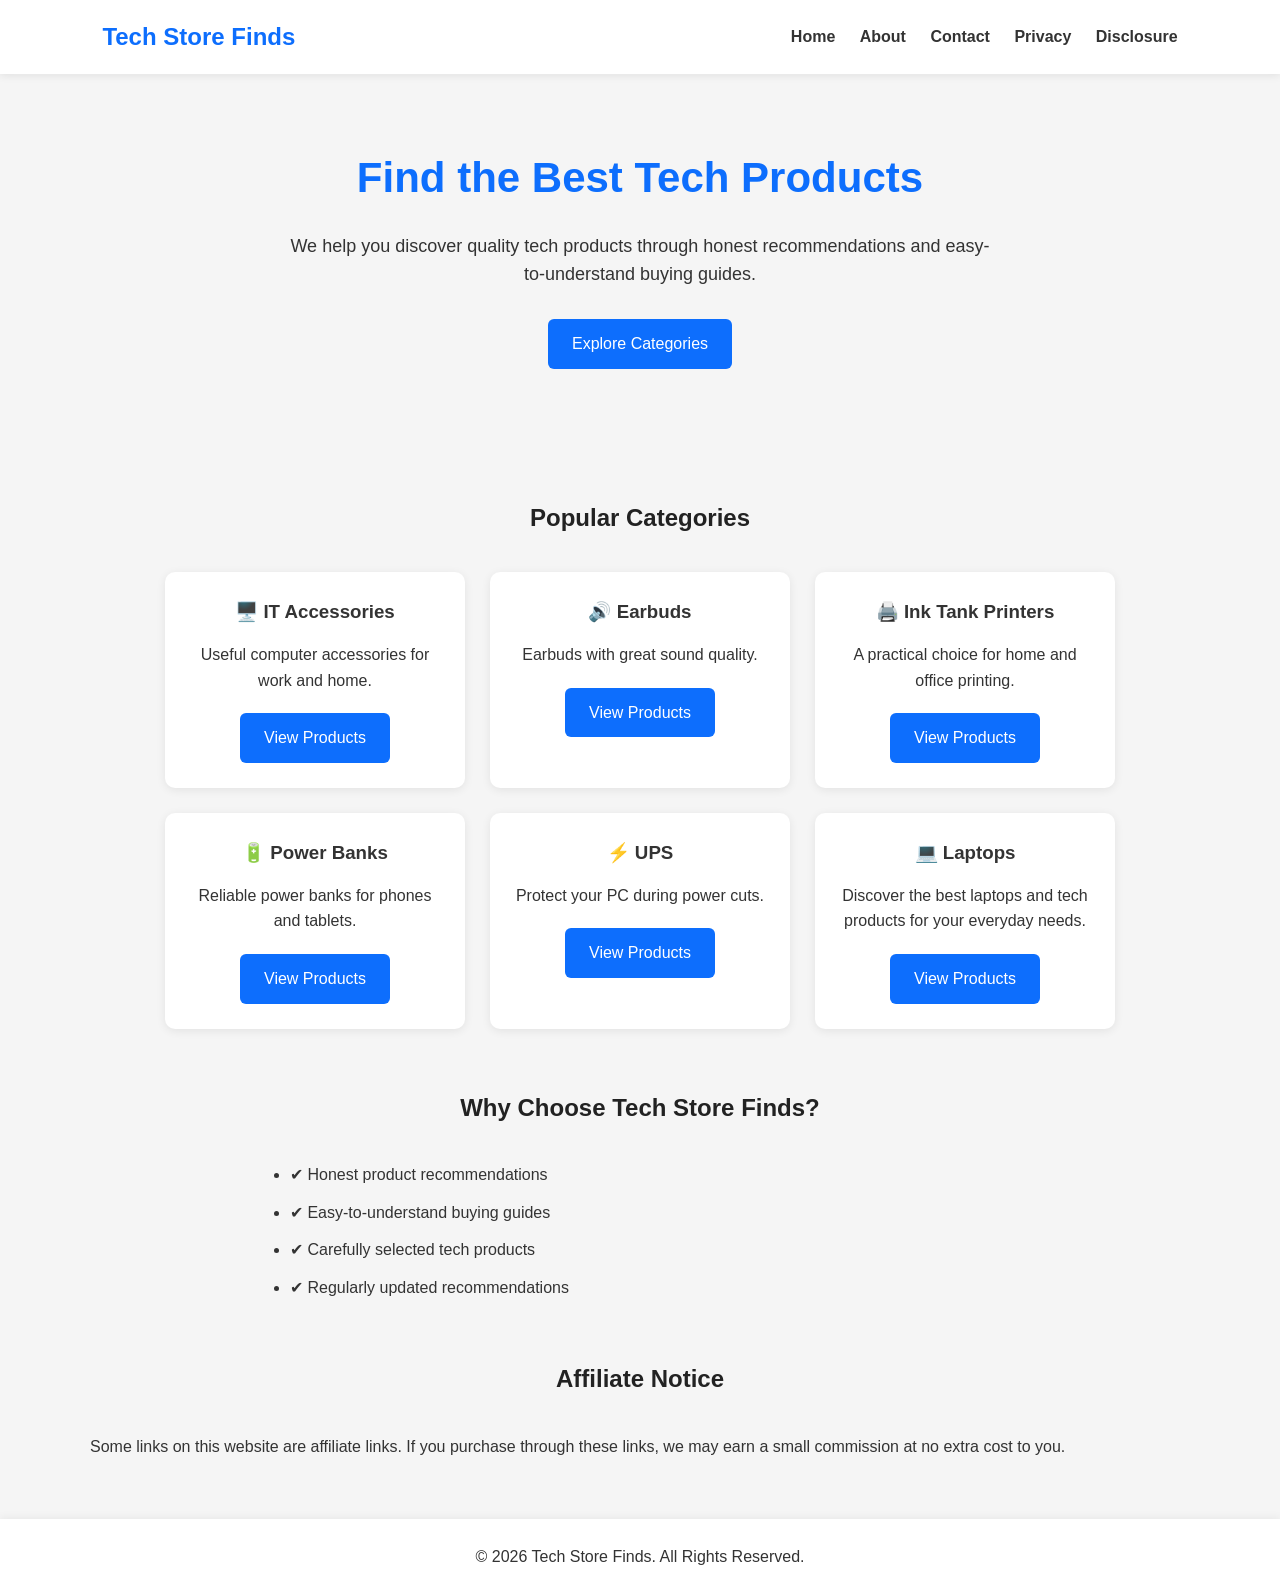
<file: index.html>
<!DOCTYPE html>
<html lang="en">

<head>
    <meta charset="UTF-8">
    <meta name="viewport" content="width=device-width, initial-scale=1.0">
    <title>Tech Store Finds | Find the Best Tech Products</title>
    <link rel="stylesheet" href="style.css">
</head>

<body>

    <!-- Navigation -->

    <nav>

        <div class="logo">
            Tech Store Finds
        </div>

        <div class="menu">
            <a href="index.html">Home</a>
            <a href="about.html">About</a>
            <a href="contact.html">Contact</a>
            <a href="privacy.html">Privacy</a>
            <a href="disclosure.html">Disclosure</a>
        </div>

    </nav>


    <!-- Hero Section -->

    <header class="hero">

        <h1>Find the Best Tech Products</h1>

        <p>

            We help you discover quality tech products through
            honest recommendations and easy-to-understand buying guides.

        </p>

        <a href="#categories" class="btn">
            Explore Categories
        </a>

    </header>


    <!-- Categories -->

    <section id="categories">

        <h2>Popular Categories</h2>

        <div class="category-container">

            <div class="card">

                <h3>🖥️ IT Accessories</h3>

                <p>
                    Useful computer accessories for work and home.
                </p>

                <a href="it-accessories.html" class="btn">
                    View Products
                </a>

            </div>

            <div class="card">

                <h3>🔊 Earbuds </h3>

                <p>
                    Earbuds with great sound quality.
                </p>

                <a href="earbuds.html" class="btn">
                    View Products
                </a>

            </div>

            <div class="card">

                <h3>🖨️ Ink Tank Printers</h3>

                <p>
                    A practical choice for home and office printing.
                </p>

                <a href="ink-tank-printers.html" class="btn">
                    View Products
                </a>

            </div>

            <div class="card">

                <h3>🔋 Power Banks</h3>

                <p>
                    Reliable power banks for phones and tablets.
                </p>

                <a href="power-banks.html" class="btn">
                    View Products
                </a>

            </div>

            <div class="card">

                <h3>⚡ UPS</h3>

                <p>
                    Protect your PC during power cuts.
                </p>

                <a href="ups.html" class="btn">
                    View Products
                </a>

            </div>

            <div class="card">

                <h3>💻 Laptops</h3>

                <p>
                    Discover the best laptops and tech products for your everyday needs.
                </p>

                <a href="laptops.html" class="btn">
                    View Products
                </a>

            </div>

        </div>

    </section>


    <!-- Why Choose Us -->

    <section>

        <h2>Why Choose Tech Store Finds?</h2>

        <ul>

            <li>✔ Honest product recommendations</li>

            <li>✔ Easy-to-understand buying guides</li>

            <li>✔ Carefully selected tech products</li>

            <li>✔ Regularly updated recommendations</li>

        </ul>

    </section>


    <!-- Affiliate Notice -->

    <section>

        <h2>Affiliate Notice</h2>

        <p>

            Some links on this website are affiliate links.
            If you purchase through these links, we may earn a small
            commission at no extra cost to you.

        </p>

    </section>


    <!-- Footer -->

    <footer>

        <p>

            © 2026 Tech Store Finds. All Rights Reserved.

        </p>

    </footer>

</body>

</html>
</file>
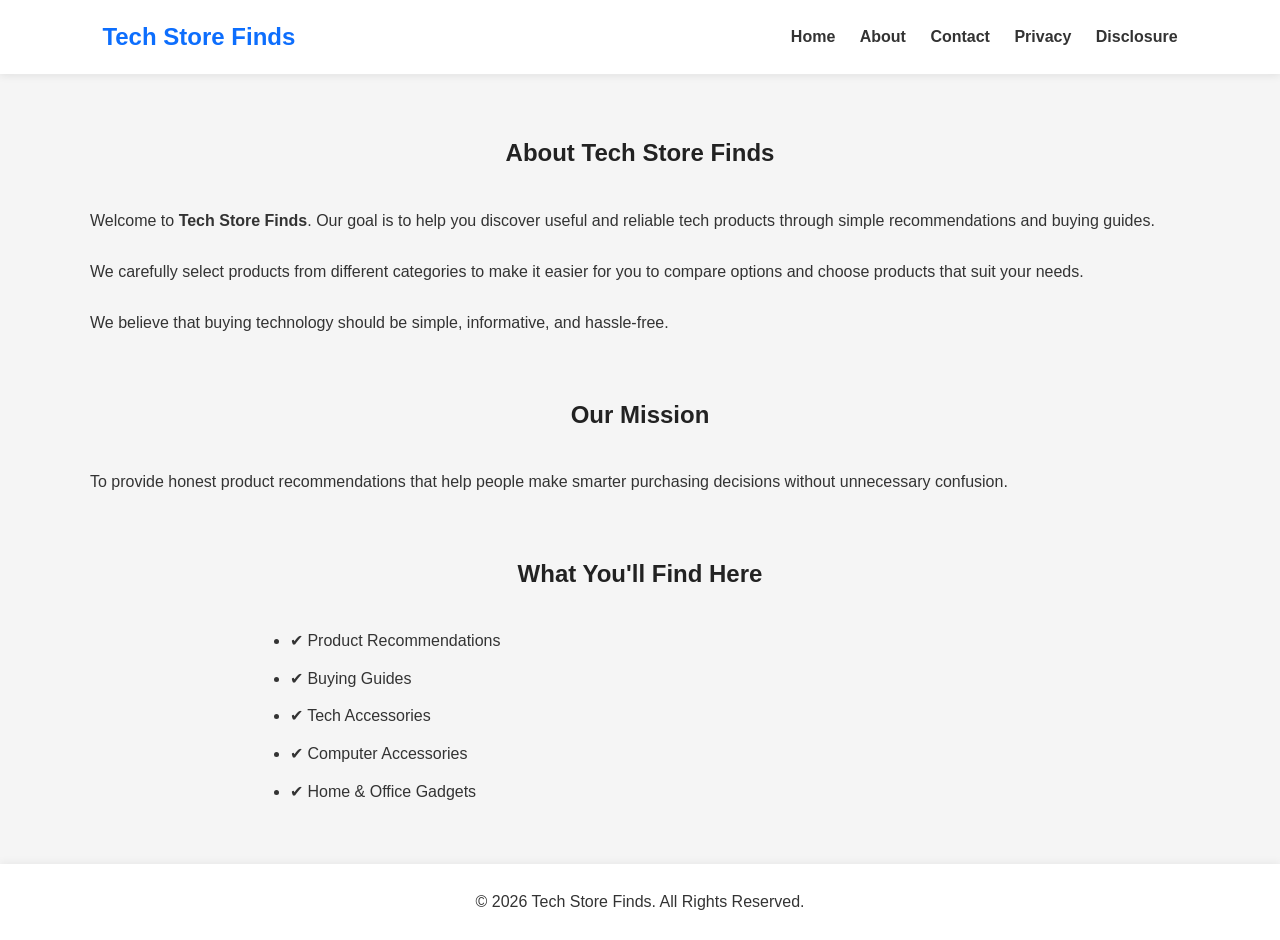
<file: about.html>
<!DOCTYPE html>
<html lang="en">

<head>

    <meta charset="UTF-8">

    <meta name="viewport" content="width=device-width, initial-scale=1.0">

    <title>About | Tech Store Finds</title>

    <link rel="stylesheet" href="style.css">

</head>

<body>

    <!-- Navigation -->

    <nav>

        <div class="logo">
            Tech Store Finds
        </div>

        <div class="menu">
            <a href="index.html">Home</a>
            <a href="about.html">About</a>
            <a href="contact.html">Contact</a>
            <a href="privacy.html">Privacy</a>
            <a href="disclosure.html">Disclosure</a>
        </div>

    </nav>

    <!-- About -->

    <section>

        <h2>About Tech Store Finds</h2>

        <p>

            Welcome to <strong>Tech Store Finds</strong>.

            Our goal is to help you discover useful and reliable tech products
            through simple recommendations and buying guides.

        </p>

        <br>

        <p>

            We carefully select products from different categories to make it
            easier for you to compare options and choose products that suit
            your needs.

        </p>

        <br>

        <p>

            We believe that buying technology should be simple, informative,
            and hassle-free.

        </p>

    </section>

    <!-- Mission -->

    <section>

        <h2>Our Mission</h2>

        <p>

            To provide honest product recommendations that help people make
            smarter purchasing decisions without unnecessary confusion.

        </p>

    </section>

    <!-- What You'll Find -->

    <section>

        <h2>What You'll Find Here</h2>

        <ul>

            <li>✔ Product Recommendations</li>

            <li>✔ Buying Guides</li>

            <li>✔ Tech Accessories</li>

            <li>✔ Computer Accessories</li>

            <li>✔ Home & Office Gadgets</li>

        </ul>

    </section>

    <!-- Footer -->

    <footer>

        <p>

            © 2026 Tech Store Finds. All Rights Reserved.

        </p>

    </footer>

</body>

</html>
</file>
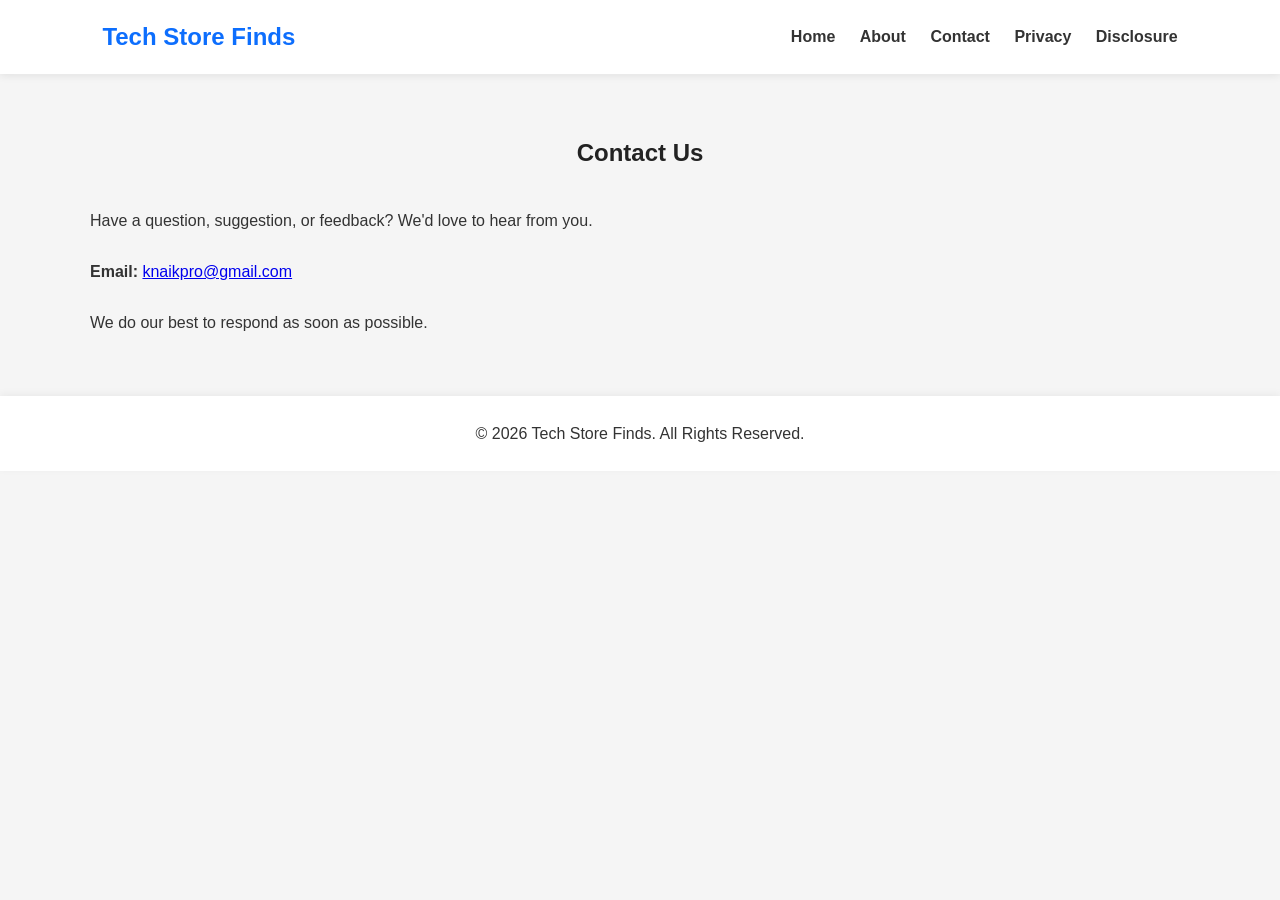
<file: contact.html>
<!DOCTYPE html>
<html lang="en">

<head>

    <meta charset="UTF-8">

    <meta name="viewport" content="width=device-width, initial-scale=1.0">

    <title>Contact | Tech Store Finds</title>

    <link rel="stylesheet" href="style.css">

</head>

<body>

    <!-- Navigation -->

    <nav>

        <div class="logo">
            Tech Store Finds
        </div>

        <div class="menu">
            <a href="index.html">Home</a>
            <a href="about.html">About</a>
            <a href="contact.html">Contact</a>
            <a href="privacy.html">Privacy</a>
            <a href="disclosure.html">Disclosure</a>
        </div>

    </nav>

    <!-- Contact -->

    <section>

        <h2>Contact Us</h2>

        <p>

            Have a question, suggestion, or feedback?

            We'd love to hear from you.

        </p>

        <br>

        <p>

            <strong>Email:</strong>

            <a href="mailto:knaikpro@gmail.com">

                knaikpro@gmail.com

            </a>

        </p>

        <br>

        <p>

            We do our best to respond as soon as possible.

        </p>

    </section>

    <!-- Footer -->

    <footer>

        <p>

            © 2026 Tech Store Finds. All Rights Reserved.

        </p>

    </footer>

</body>

</html>
</file>
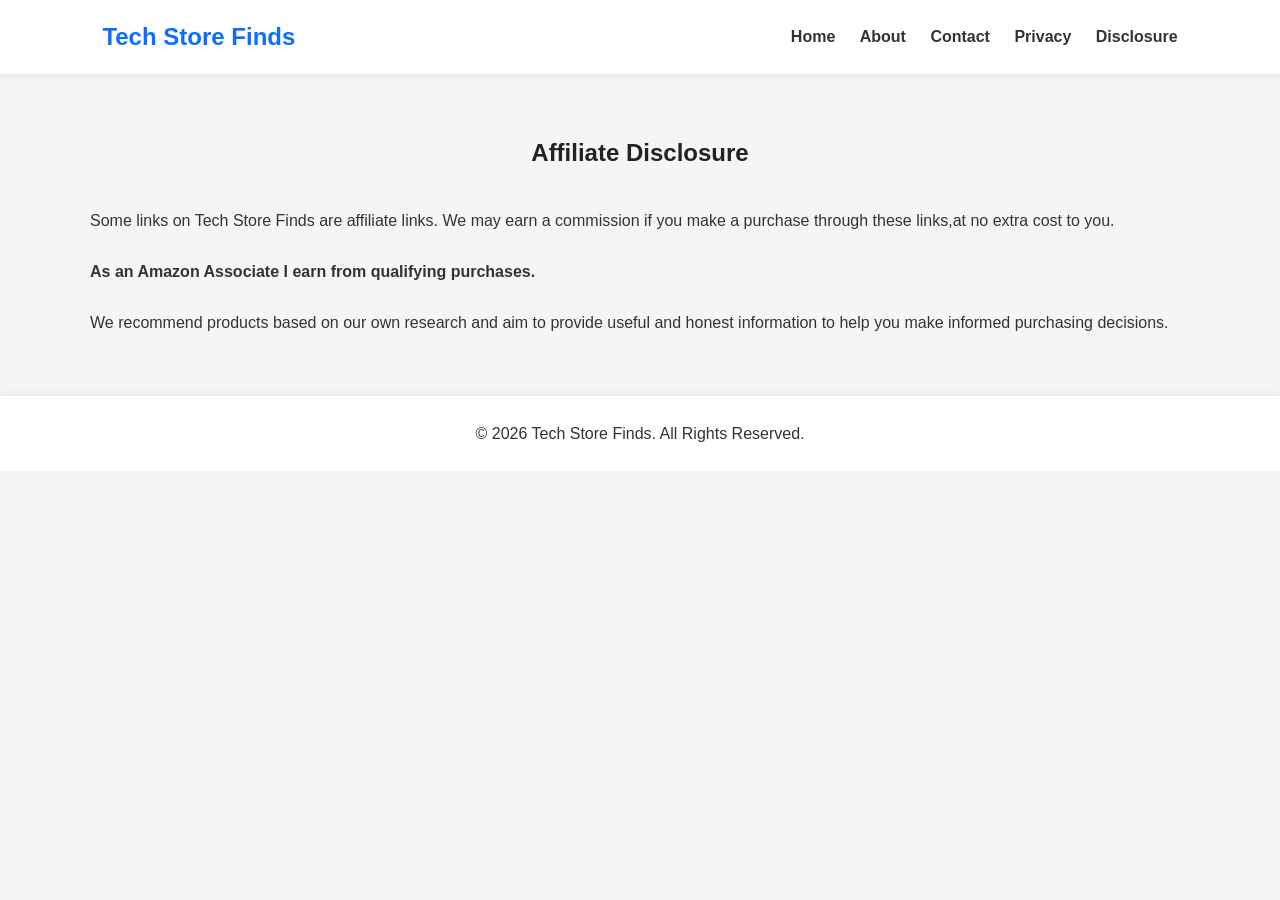
<file: disclosure.html>
<!DOCTYPE html>
<html lang="en">

<head>

    <meta charset="UTF-8">

    <meta name="viewport" content="width=device-width, initial-scale=1.0">

    <title>Affiliate Disclosure | Tech Store Finds</title>

    <link rel="stylesheet" href="style.css">

</head>

<body>

    <!-- Navigation -->

    <nav>

        <div class="logo">
            Tech Store Finds
        </div>

        <div class="menu">
            <a href="index.html">Home</a>
            <a href="about.html">About</a>
            <a href="contact.html">Contact</a>
            <a href="privacy.html">Privacy</a>
            <a href="disclosure.html">Disclosure</a>
        </div>

    </nav>

    <!-- Affiliate Disclosure -->

    <section>

        <h2>Affiliate Disclosure</h2>

        <p>

           Some links on Tech Store Finds are affiliate links. We may earn a commission if you make a purchase through these links,at no extra cost to you.
  
  
        </p>

        <br>

        <p>

           <strong>As an Amazon Associate I earn from qualifying purchases.</strong>

        </p>

        <br>

        <p>

            We recommend products based on our own research and aim to provide useful and honest information to help you make informed purchasing decisions.

  
        </p>

           

    </section>

    <!-- Footer -->

    <footer>

        <p>

            © 2026 Tech Store Finds. All Rights Reserved.

        </p>

    </footer>

</body>

</html>
</file>
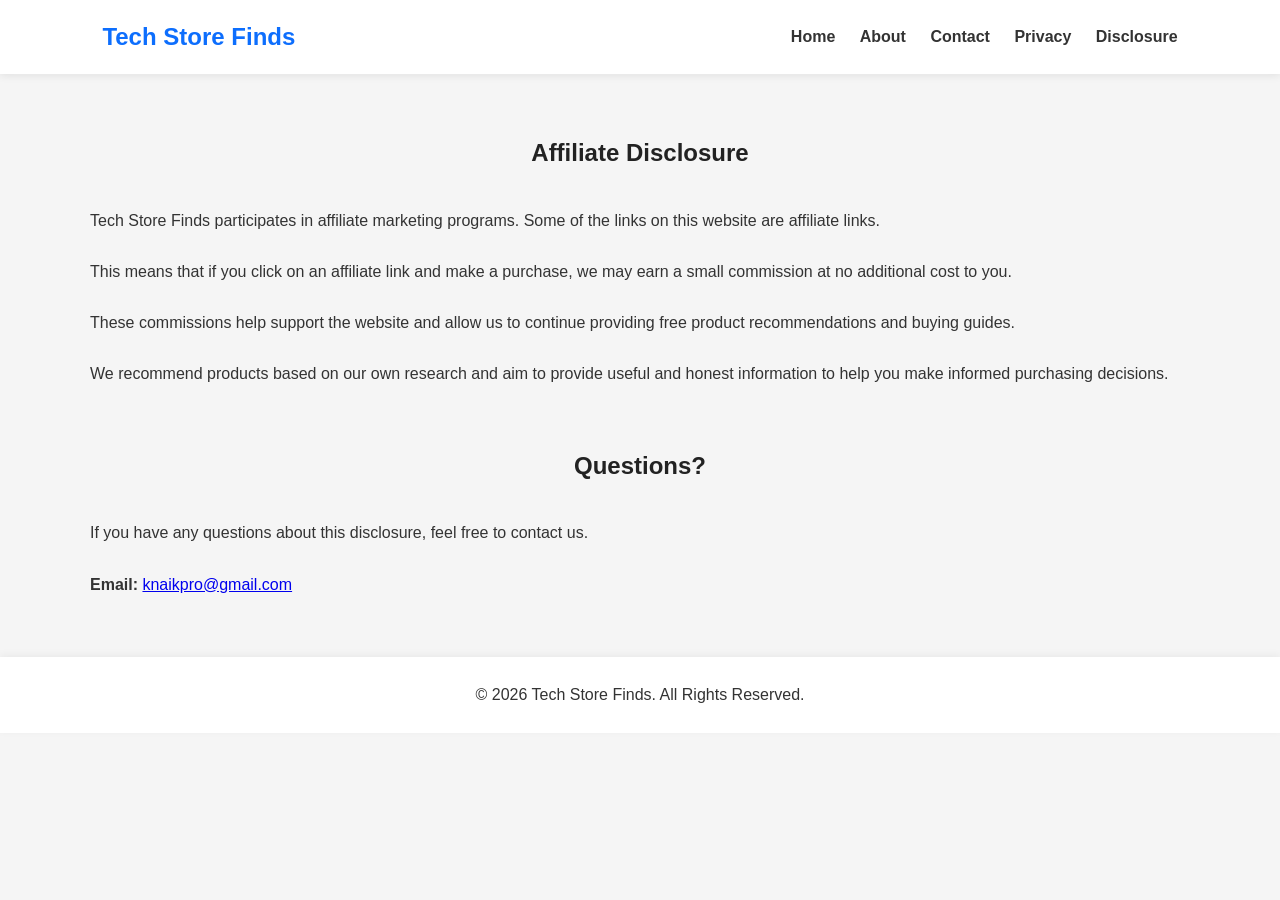
<file: Disclosure.html>
<!DOCTYPE html>
<html lang="en">

<head>

    <meta charset="UTF-8">

    <meta name="viewport" content="width=device-width, initial-scale=1.0">

    <title>Affiliate Disclosure | Tech Store Finds</title>

    <link rel="stylesheet" href="style.css">

</head>

<body>

    <!-- Navigation -->

    <nav>

        <div class="logo">
            Tech Store Finds
        </div>

        <div class="menu">
            <a href="index.html">Home</a>
            <a href="about.html">About</a>
            <a href="contact.html">Contact</a>
            <a href="privacy.html">Privacy</a>
            <a href="disclosure.html">Disclosure</a>
        </div>

    </nav>

    <!-- Affiliate Disclosure -->

    <section>

        <h2>Affiliate Disclosure</h2>

        <p>

            Tech Store Finds participates in affiliate marketing programs.
            Some of the links on this website are affiliate links.

        </p>

        <br>

        <p>

            This means that if you click on an affiliate link and make a purchase,
            we may earn a small commission at no additional cost to you.

        </p>

        <br>

        <p>

            These commissions help support the website and allow us to continue
            providing free product recommendations and buying guides.

        </p>

        <br>

        <p>

            We recommend products based on our own research and aim to provide
            useful and honest information to help you make informed purchasing
            decisions.

        </p>

    </section>

    <!-- Contact -->

    <section>

        <h2>Questions?</h2>

        <p>

            If you have any questions about this disclosure, feel free to contact us.

        </p>

        <br>

        <p>

            <strong>Email:</strong>

            <a href="mailto:knaikpro@gmail.com">

                knaikpro@gmail.com

            </a>

        </p>

    </section>

    <!-- Footer -->

    <footer>

        <p>

            © 2026 Tech Store Finds. All Rights Reserved.

        </p>

    </footer>

</body>

</html>
</file>
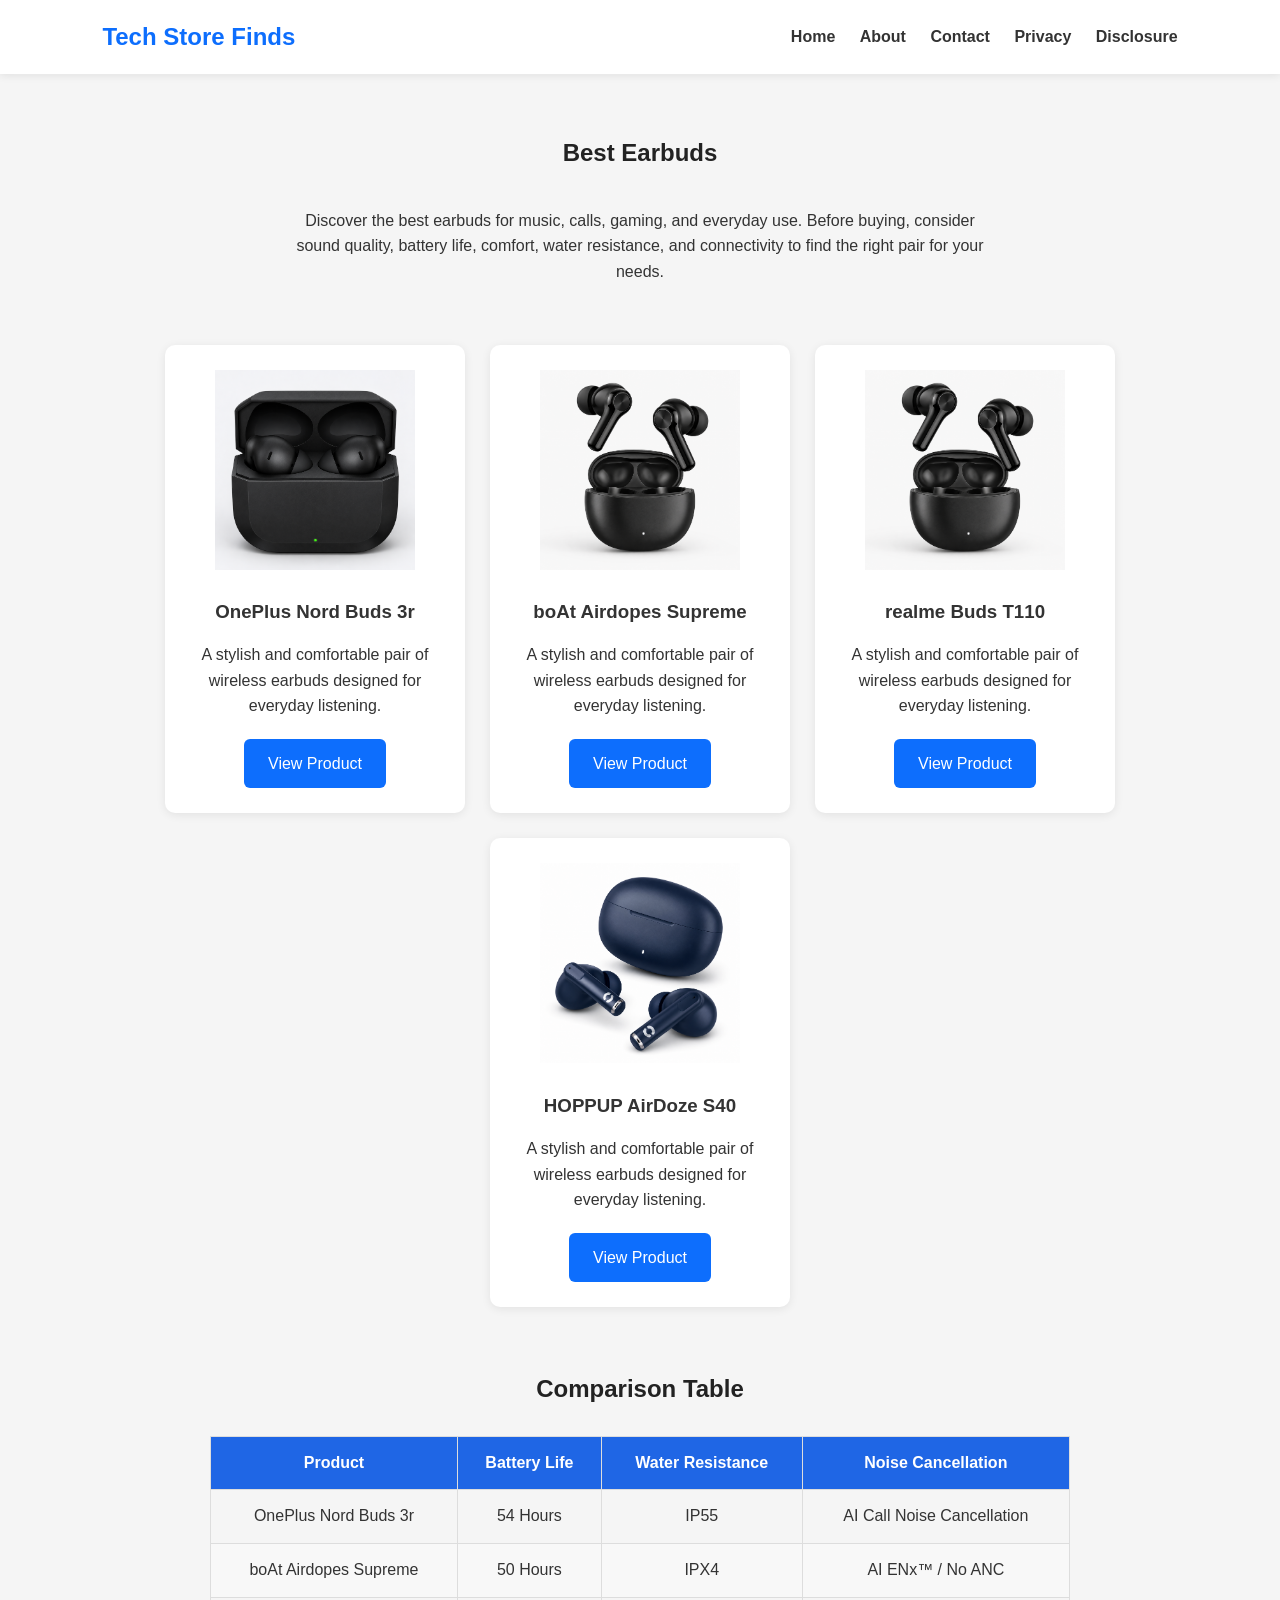
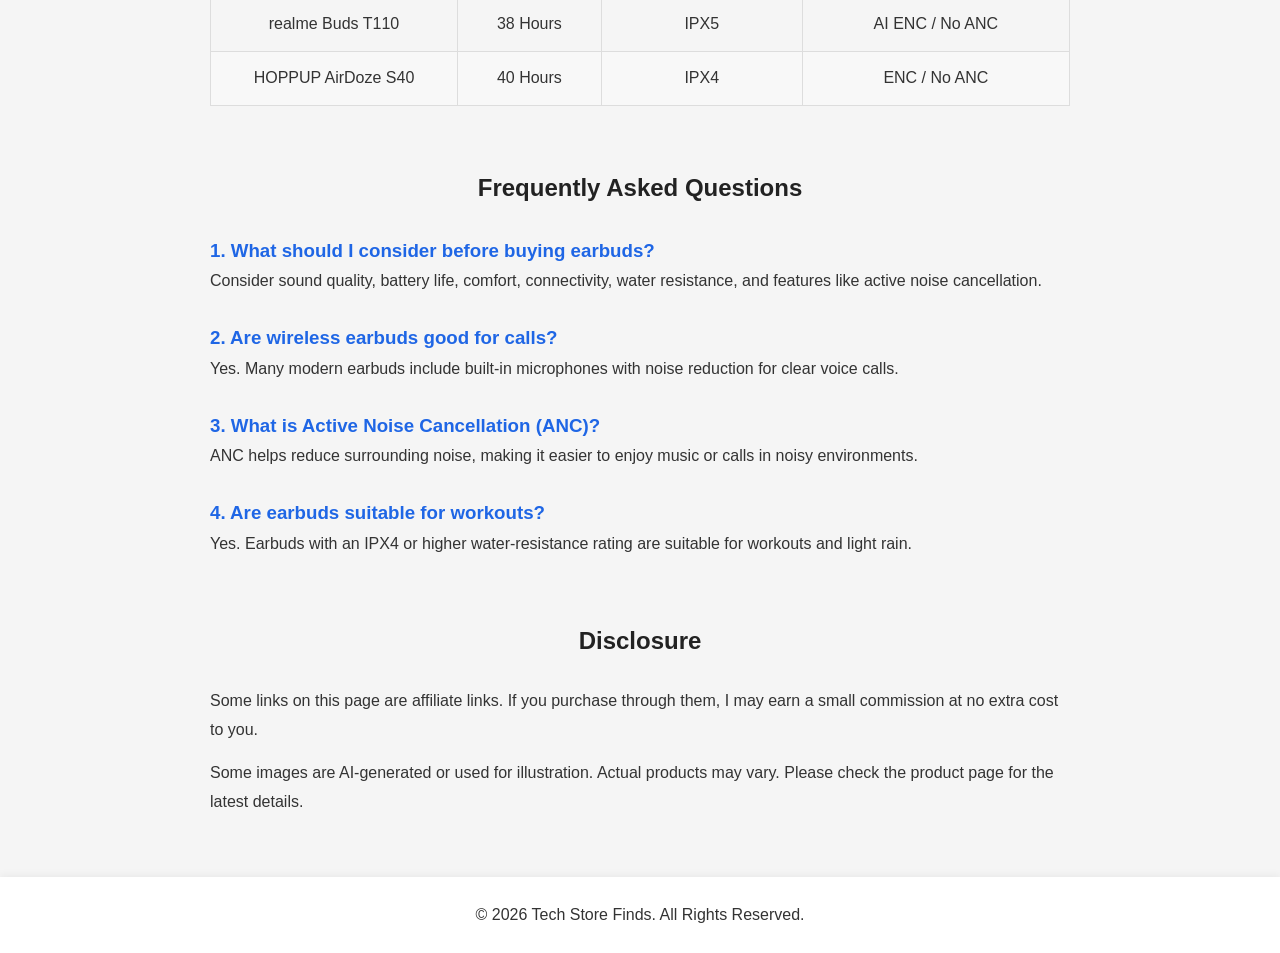
<file: earbuds.html>
<!DOCTYPE html>
<html lang="en">

<head>

<meta charset="UTF-8">

<meta name="viewport" content="width=device-width, initial-scale=1.0">

<title>Category Name | Tech Store Finds</title>

<link rel="stylesheet" href="style.css">

</head>

<body>

<nav>

<div class="logo">
Tech Store Finds
</div>

<div class="menu">
<a href="index.html">Home</a>
<a href="about.html">About</a>
<a href="contact.html">Contact</a>
<a href="privacy.html">Privacy</a>
<a href="disclosure.html">Disclosure</a>
</div>

</nav>

<!-- Category Title -->

<section>

<h2>Best Earbuds </h2>

<p style="text-align:center; max-width:700px; margin:auto;">

Discover the best earbuds for music, calls, gaming, and everyday use. Before buying, consider sound quality, battery life, comfort, water resistance, and connectivity to find the right pair for your needs.

</p>

</section>

  

<!-- Products -->

<section>

<div class="category-container">

<div class="card">

<img src="images/earbuds/oneplus.png" alt="Product 1">

<h3>OnePlus Nord Buds 3r</h3>

<p>

A stylish and comfortable pair of wireless earbuds designed for everyday listening.

</p>

<a href="https://fktr.in/V2Kvo6H" class="btn" target="_blank" rel="nofollow sponsored">

View Product

</a>

</div>

<div class="card">

<img src="images/earbuds/boat.png" alt="Product 2">

<h3>boAt Airdopes Supreme</h3>

<p>

A stylish and comfortable pair of wireless earbuds designed for everyday listening.

</p>

<a href="https://fktr.in/kms7Y0C" class="btn" target="_blank" rel="nofollow sponsored">

View Product

</a>

</div>

<div class="card">

<img src="images/earbuds/boat.png" alt="Product 3">

<h3>realme Buds T110</h3>

<p>

A stylish and comfortable pair of wireless earbuds designed for everyday listening.

</p>

<a href="https://fktr.in/gjZzJFd" class="btn" target="_blank" rel="nofollow sponsored">

View Product

</a>

</div>

<div class="card">

<img src="images/earbuds/hoppup.png" alt="Product 4">

<h3>HOPPUP AirDoze S40</h3>

<p>

A stylish and comfortable pair of wireless earbuds designed for everyday listening.

</p>

<a href="https://www.meesho.com/af_invite/150497955:youtube_long_form:8620751?p_id=403567431&ext_id=6o9umf&utm_source=youtube_long_form" class="btn" target="_blank" rel="nofollow sponsored">

View Product

</a>

</div>

</div>

</section>

  

<!-- Comparison Table -->

<section class="article">

<h2>Comparison Table</h2>

<table class="comparison-table">

<thead>

<tr>

<th>Product</th>
<th>Battery Life</th>
<th>Water Resistance</th>
<th>Noise Cancellation</th>

</tr>

</thead>

<tbody>

<tr>

<td>OnePlus Nord Buds 3r</td>
<td>54 Hours</td>
<td>IP55</td>
<td>AI Call Noise Cancellation</td>

</tr>

<tr>

<td>boAt Airdopes Supreme</td>
<td>50 Hours</td>
<td>IPX4</td>
<td>AI ENx™ / No ANC</td>

</tr>

<tr>

<td>realme Buds T110</td>
<td>38 Hours</td>
<td>IPX5</td>
<td>AI ENC / No ANC</td>

</tr>

<tr>

<td>HOPPUP AirDoze S40</td>
<td>40 Hours</td>
<td>IPX4</td>
<td>ENC / No ANC</td>

</tr>

</tbody>

</table>

</section>



<!-- FAQ -->

<section class="article">

<h2>Frequently Asked Questions</h2>

<h3>1. What should I consider before buying earbuds?</h3>

<p>
Consider sound quality, battery life, comfort, connectivity, water resistance, and features like active noise cancellation.
</p>

<h3>2. Are wireless earbuds good for calls?</h3>

<p>
Yes. Many modern earbuds include built-in microphones with noise reduction for clear voice calls.
</p>

<h3>3. What is Active Noise Cancellation (ANC)?</h3>

<p>
ANC helps reduce surrounding noise, making it easier to enjoy music or calls in noisy environments.
</p>

<h3>4. Are earbuds suitable for workouts?</h3>

<p>
Yes. Earbuds with an IPX4 or higher water-resistance rating are suitable for workouts and light rain.
</p>

</section>



<!-- Disclosure -->

<section class="article">

<h2>Disclosure</h2>

<p>

Some links on this page are affiliate links. If you purchase through them, I may earn a small commission at no extra cost to you.

</p>

<p>

Some images are AI-generated or used for illustration. Actual products may vary. Please check the product page for the latest details.

</p>

</section>

<footer>

<p>

© 2026 Tech Store Finds. All Rights Reserved.

</p>

</footer>

</body>

</html>
</file>
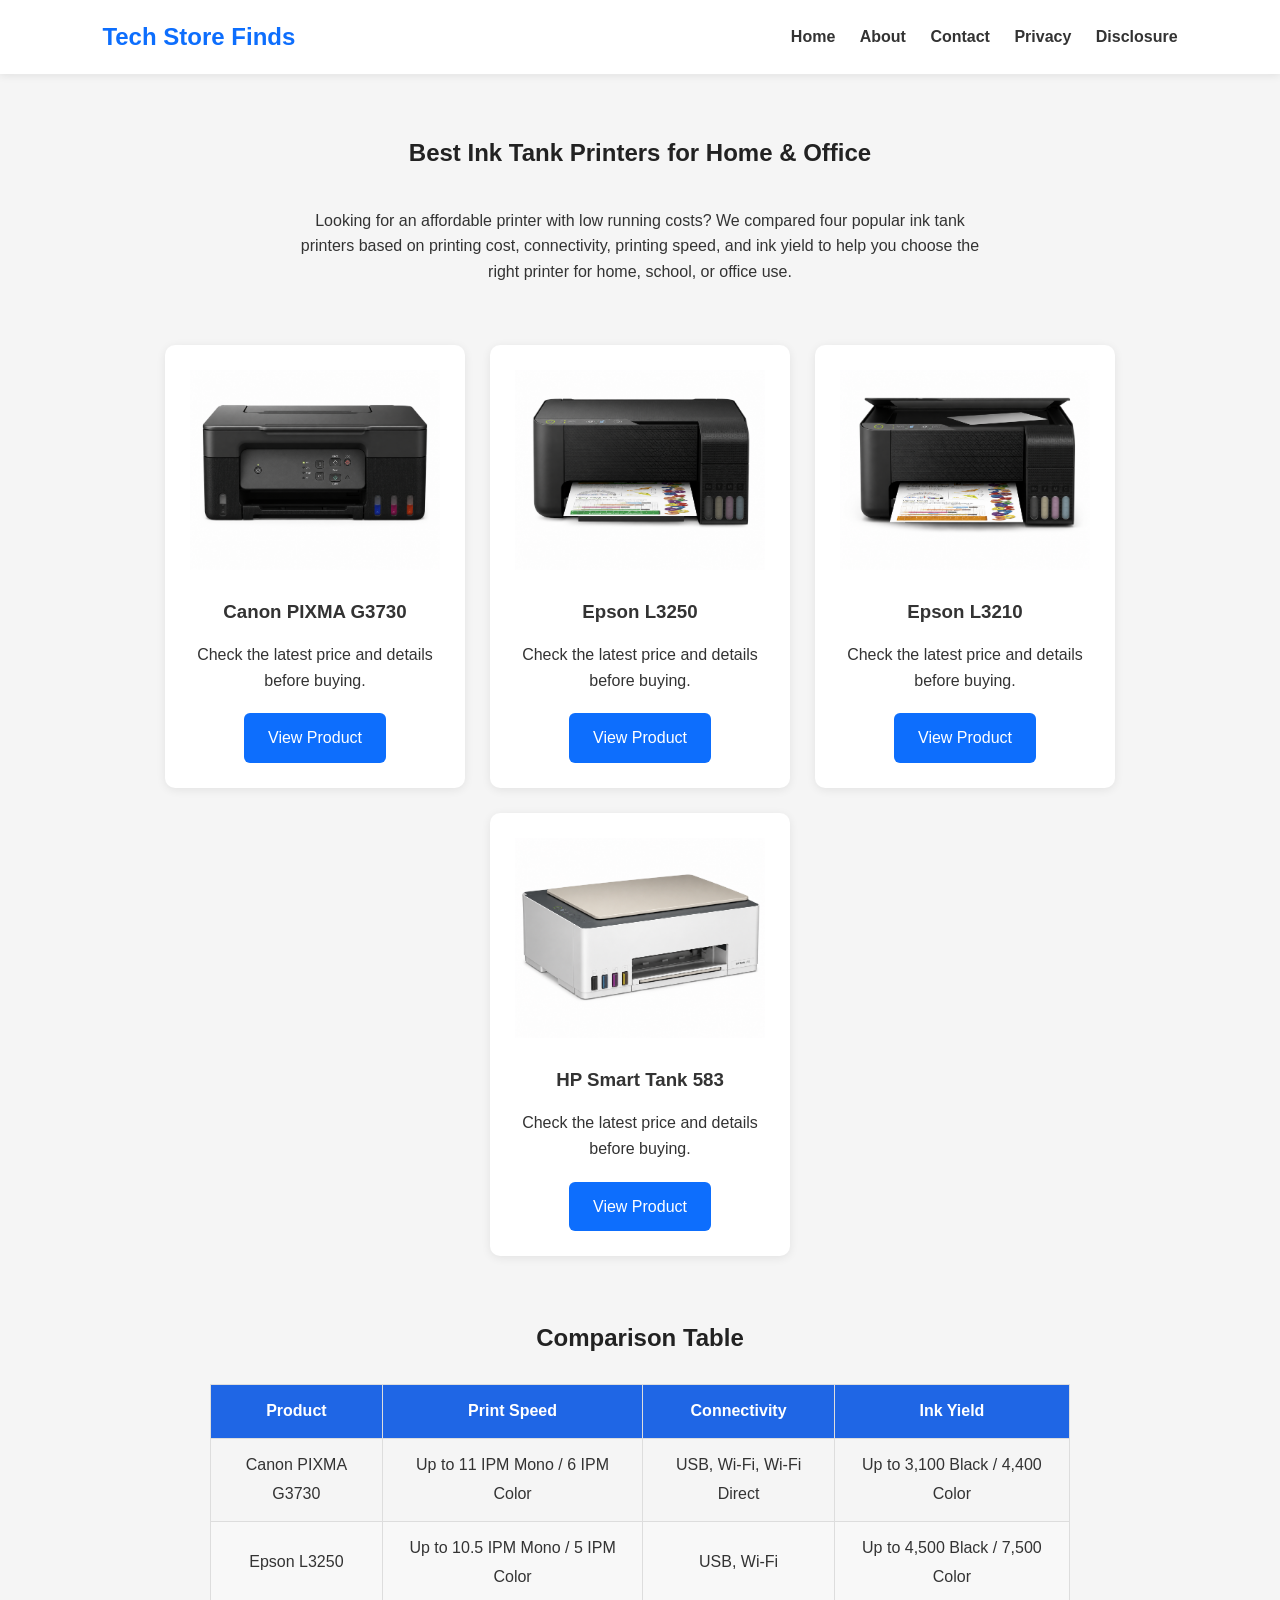
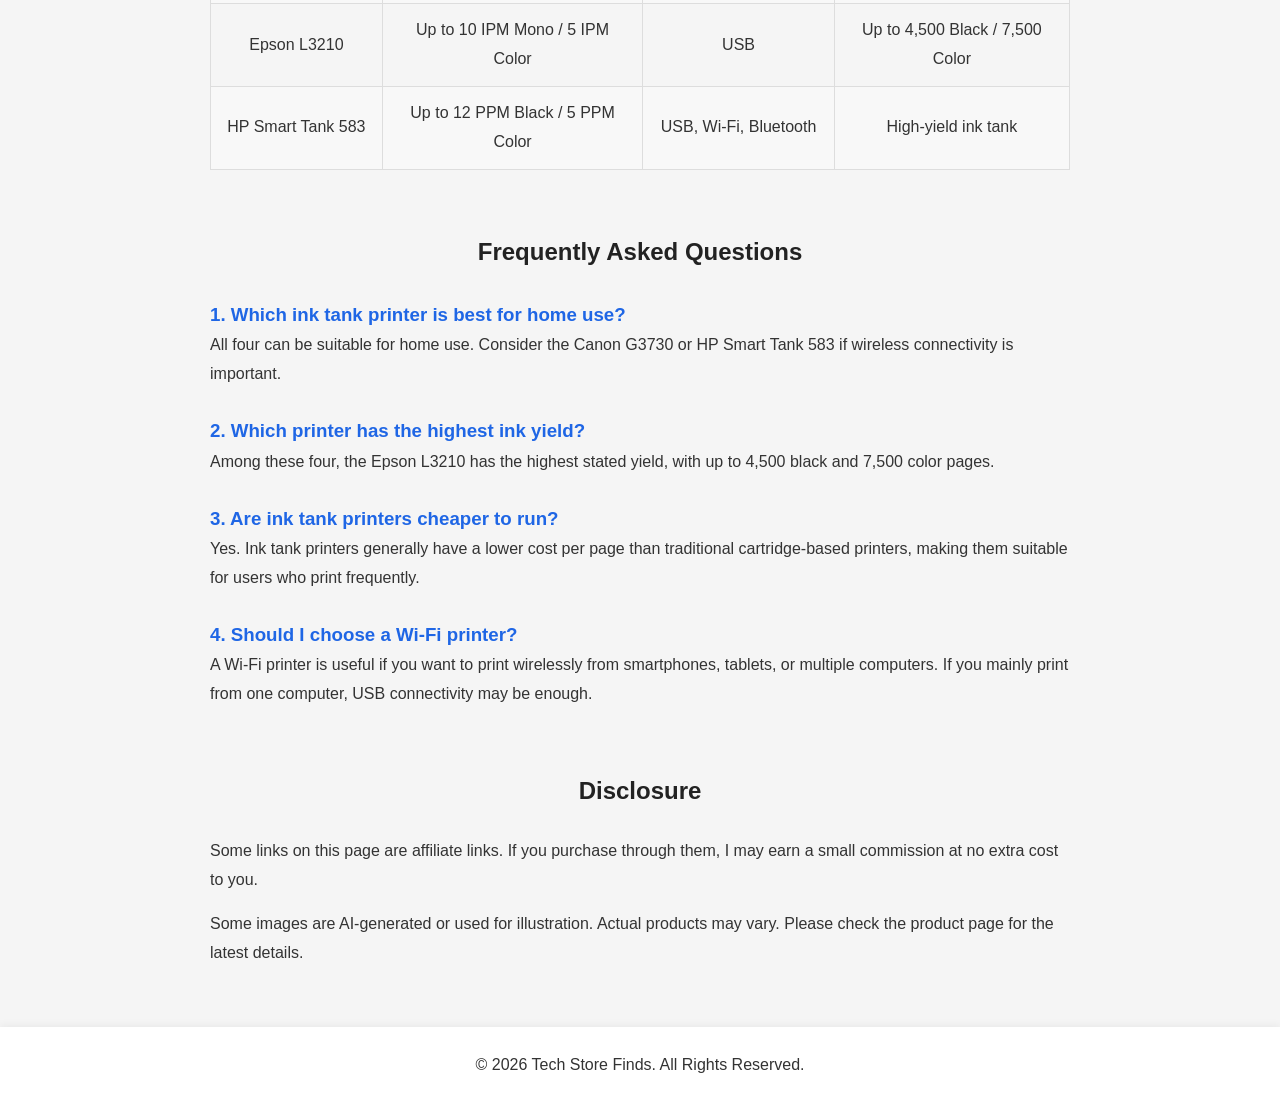
<file: ink-tank-printers.html>
<!DOCTYPE html>
<html lang="en">

<head>

<meta charset="UTF-8">

<meta name="viewport" content="width=device-width, initial-scale=1.0">

<title>Category Name | Tech Store Finds</title>

<link rel="stylesheet" href="style.css">

</head>

<body>

<nav>

<div class="logo">
Tech Store Finds
</div>

<div class="menu">
<a href="index.html">Home</a>
<a href="about.html">About</a>
<a href="contact.html">Contact</a>
<a href="privacy.html">Privacy</a>
<a href="disclosure.html">Disclosure</a>
</div>

</nav>

<!-- Category Title -->

<section>

<h2>Best Ink Tank Printers for Home & Office</h2>

<p style="text-align:center; max-width:700px; margin:auto;">

Looking for an affordable printer with low running costs? We compared four popular ink tank printers based on printing cost, connectivity, printing speed, and ink yield to help you choose the right printer for home, school, or office use.
</p>

</section>

  

<!-- Products -->

<section>

<div class="category-container">

<div class="card">

<img src="images/printers/canon.png" alt="Product 1">

<h3>Canon PIXMA G3730</h3>

<p>

Check the latest price and details before buying.

</p>

<a href="https://fktr.in/uiIzBge" class="btn" target="_blank" rel="nofollow sponsored">

View Product

</a>

</div>

<div class="card">

<img src="images/printers/epson1.png" alt="Product 2">

<h3>Epson L3250</h3>

<p>

Check the latest price and details before buying.

</p>

<a href="https://fktr.in/f1644ar" class="btn" target="_blank" rel="nofollow sponsored">

View Product

</a>

</div>

<div class="card">

<img src="images/printers/epson2.png" alt="Product 3">

<h3>Epson L3210</h3>

<p>

Check the latest price and details before buying.

</p>

<a href="https://fktr.in/77wpdhC" class="btn" target="_blank" rel="nofollow sponsored">

View Product

</a>

</div>

<div class="card">

<img src="images/printers/hp.png" alt="Product 4">

<h3>HP Smart Tank 583</h3>

<p>

Check the latest price and details before buying.

</p>

<a href="https://fktr.in/2JVv2p9" class="btn" target="_blank" rel="nofollow sponsored">

View Product

</a>

</div>

</div>

</section>

  

<!-- Comparison Table -->

<section class="article">

<h2>Comparison Table</h2>

<table class="comparison-table">

<thead>

<tr>
    <th>Product</th>
    <th>Print Speed</th>
    <th>Connectivity</th>
    <th>Ink Yield</th>
</tr>

</thead>

<tbody>

<tr>
    <td>Canon PIXMA G3730</td>
    <td>Up to 11 IPM Mono / 6 IPM Color</td>
    <td>USB, Wi-Fi, Wi-Fi Direct</td>
    <td>Up to 3,100 Black / 4,400 Color</td>
</tr>

<tr>
    <td>Epson L3250</td>
    <td>Up to 10.5 IPM Mono / 5 IPM Color</td>
    <td>USB, Wi-Fi</td>
    <td>Up to 4,500 Black / 7,500 Color</td>
</tr>

<tr>
    <td>Epson L3210</td>
    <td>Up to 10 IPM Mono / 5 IPM Color</td>
    <td>USB</td>
    <td>Up to 4,500 Black / 7,500 Color</td>
</tr>

<tr>
    <td>HP Smart Tank 583</td>
    <td>Up to 12 PPM Black / 5 PPM Color</td>
    <td>USB, Wi-Fi, Bluetooth</td>
    <td>High-yield ink tank</td>
</tr>


</tbody>

</table>

</section>



<!-- FAQ -->

<section class="article">

<h2>Frequently Asked Questions</h2>

<h3>1. Which ink tank printer is best for home use?</h3>

<p>
All four can be suitable for home use. Consider the Canon G3730 or HP Smart Tank 583 if wireless connectivity is important.
</p>

<h3>2. Which printer has the highest ink yield?</h3>

<p>
Among these four, the Epson L3210 has the highest stated yield, with up to 4,500 black and 7,500 color pages.
</p>

<h3>3. Are ink tank printers cheaper to run?</h3>

<p>
Yes. Ink tank printers generally have a lower cost per page than traditional cartridge-based printers, making them suitable for users who print frequently.
</p>

<h3>4. Should I choose a Wi-Fi printer?</h3>

<p>
A Wi-Fi printer is useful if you want to print wirelessly from smartphones, tablets, or multiple computers. If you mainly print from one computer, USB connectivity may be enough.
</p>

</section>



<!-- Disclosure -->

<section class="article">

<h2>Disclosure</h2>

<p>

Some links on this page are affiliate links. If you purchase through them, I may earn a small commission at no extra cost to you.

</p>

<p>

Some images are AI-generated or used for illustration. Actual products may vary. Please check the product page for the latest details.

</p>

</section>

<footer>

<p>

© 2026 Tech Store Finds. All Rights Reserved.

</p>

</footer>

</body>

</html>
</file>
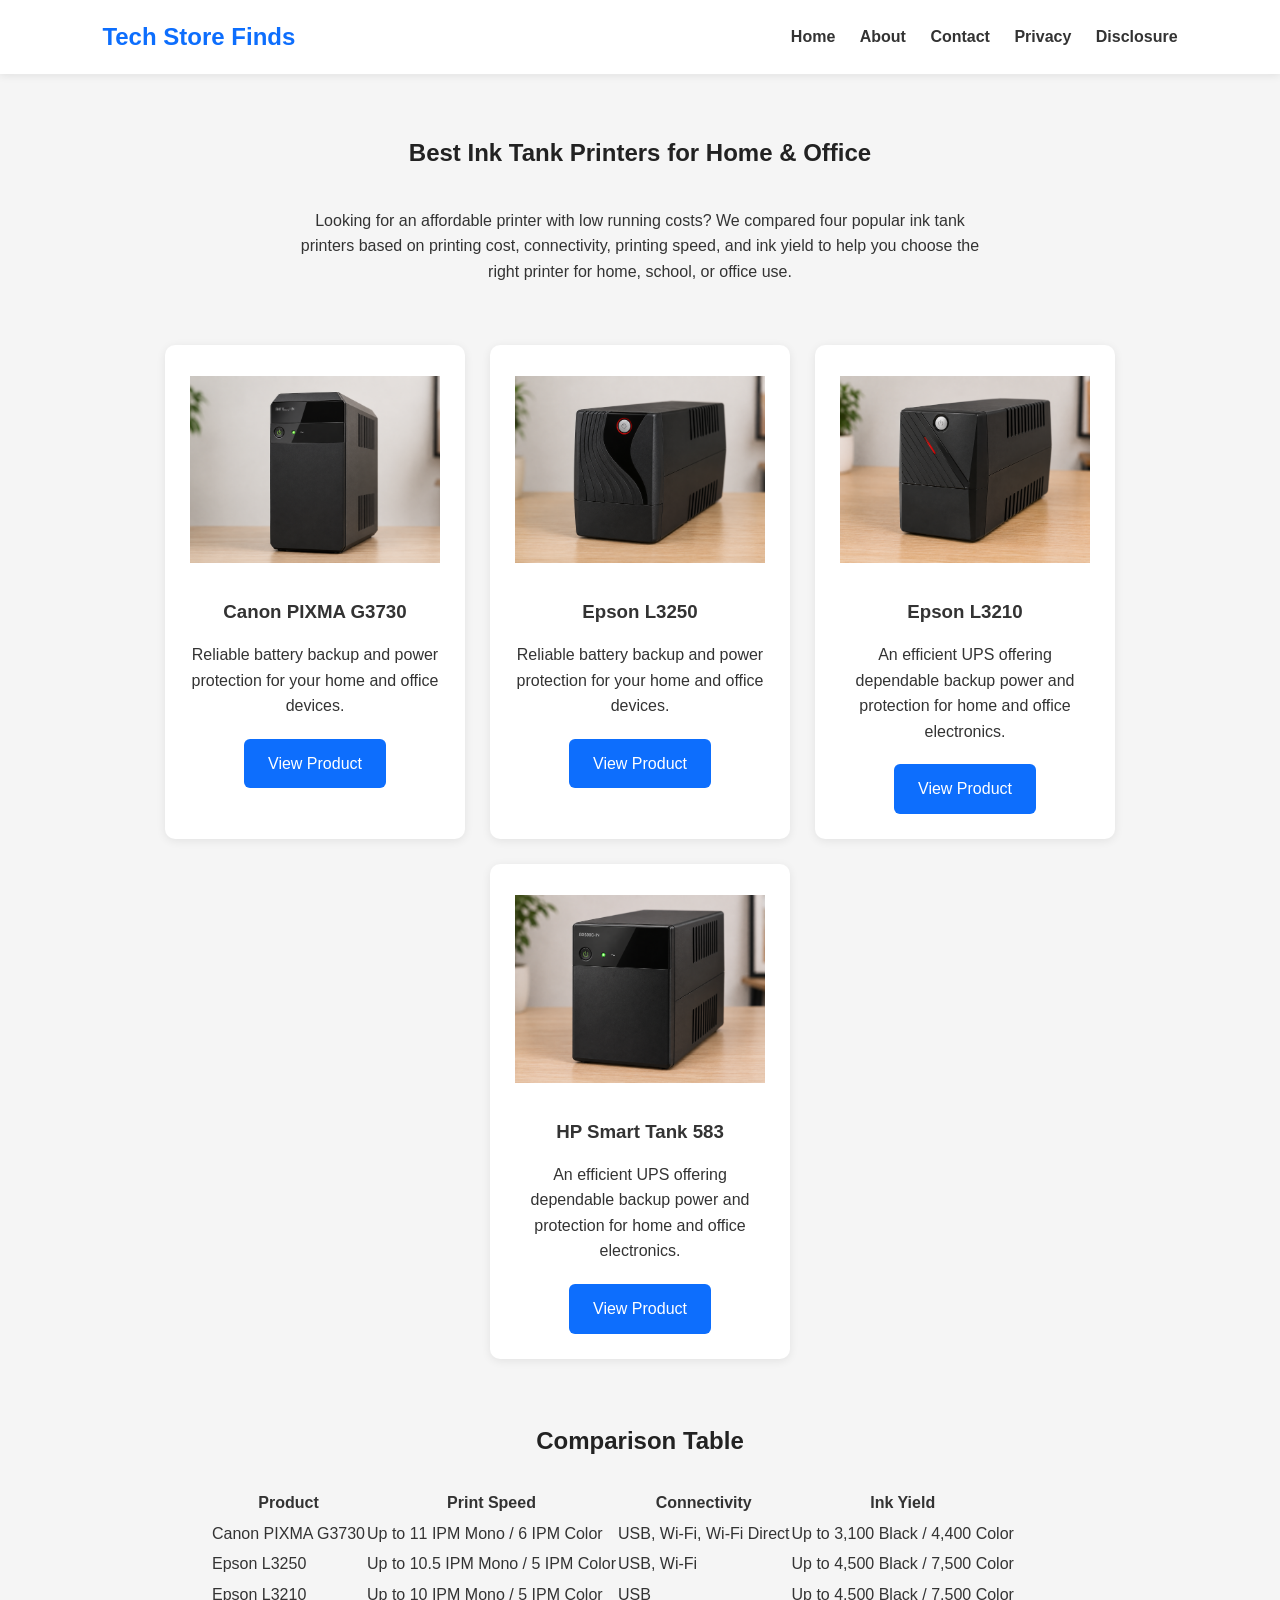
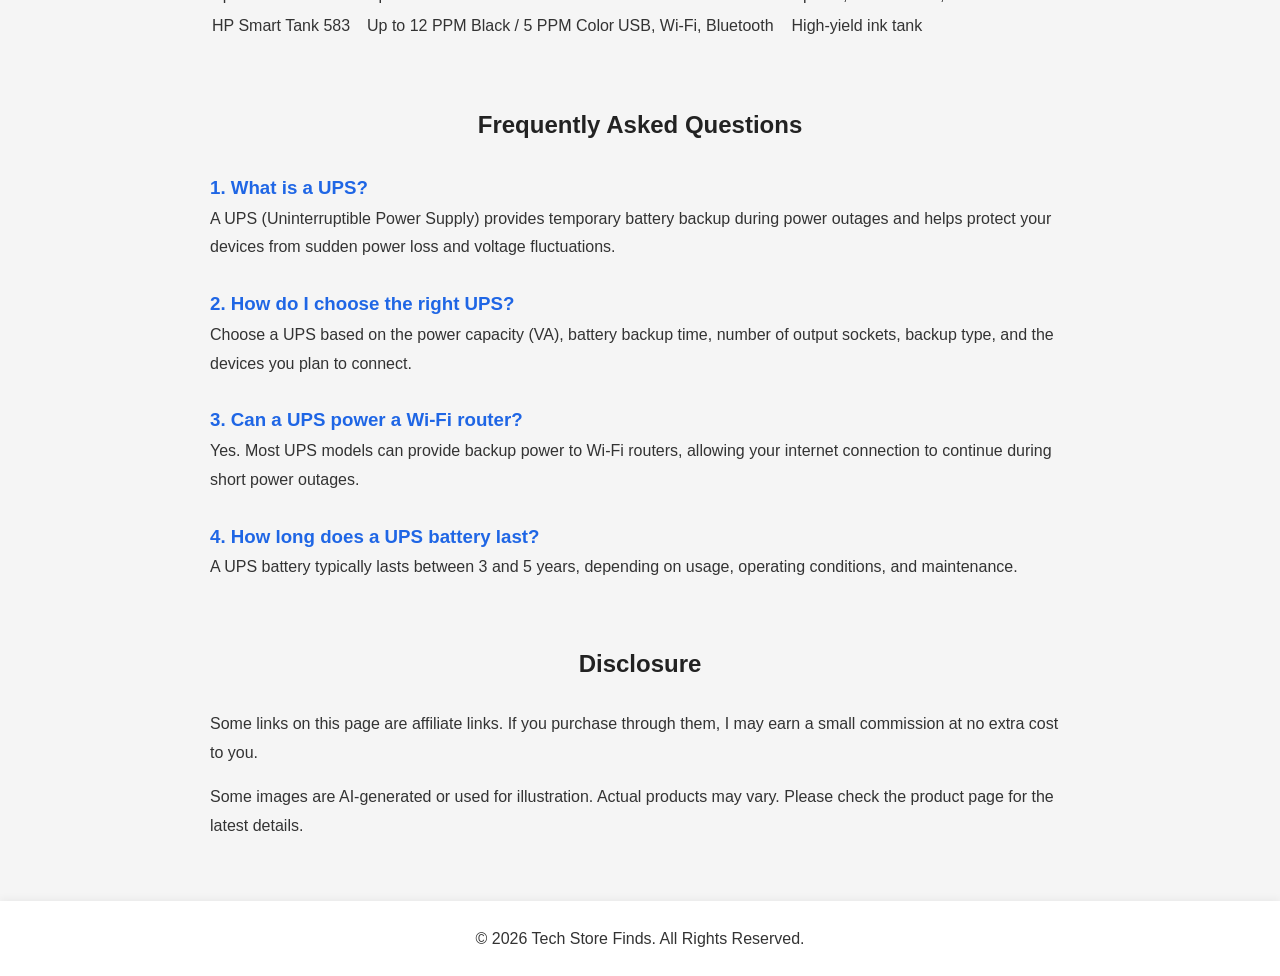
<file: Ink-tank-printers.html>
<!DOCTYPE html>
<html lang="en">

<head>

<meta charset="UTF-8">

<meta name="viewport" content="width=device-width, initial-scale=1.0">

<title>Category Name | Tech Store Finds</title>

<link rel="stylesheet" href="style.css">

</head>

<body>

<nav>

<div class="logo">
Tech Store Finds
</div>

<div class="menu">
<a href="index.html">Home</a>
<a href="about.html">About</a>
<a href="contact.html">Contact</a>
<a href="privacy.html">Privacy</a>
<a href="disclosure.html">Disclosure</a>
</div>

</nav>

<!-- Category Title -->

<section>

<h2>Best Ink Tank Printers for Home & Office</h2>

<p style="text-align:center; max-width:700px; margin:auto;">

Looking for an affordable printer with low running costs? We compared four popular ink tank printers based on printing cost, connectivity, printing speed, and ink yield to help you choose the right printer for home, school, or office use.
</p>

</section>

  

<!-- Products -->

<section>

<div class="category-container">

<div class="card">

<img src="images/UPS/1apcbx1100.png" alt="Product 1">

<h3>Canon PIXMA G3730</h3>

<p>

Reliable battery backup and power protection for your home and office devices.

</p>

<a href="https://fktr.in/dGuC6i3" class="btn" target="_blank" rel="nofollow sponsored">

View Product

</a>

</div>

<div class="card">

<img src="images/UPS/2vguard sesto 600.png" alt="Product 2">

<h3>Epson L3250</h3>

<p>

Reliable battery backup and power protection for your home and office devices.

</p>

<a href="https://fktr.in/3aNRjY4" class="btn" target="_blank" rel="nofollow sponsored">

View Product

</a>

</div>

<div class="card">

<img src="images/UPS/3zebronics zeb u725.png" alt="Product 3">

<h3>Epson L3210</h3>

<p>

An efficient UPS offering dependable backup power and protection for home and office electronics.

</p>

<a href="https://fktr.in/RdDC5qM" class="btn" target="_blank" rel="nofollow sponsored">

View Product

</a>

</div>

<div class="card">

<img src="images/UPS/4apc bx600c.png" alt="Product 4">

<h3>HP Smart Tank 583</h3>

<p>

An efficient UPS offering dependable backup power and protection for home and office electronics.

</p>

<a href="https://fktr.in/7Y8g68g" class="btn" target="_blank" rel="nofollow sponsored">

View Product

</a>

</div>

</div>

</section>

  

<!-- Comparison Table -->

<section class="article">

<h2>Comparison Table</h2>

<table>
  <tr>
    <th>Product</th>
    <th>Print Speed</th>
    <th>Connectivity</th>
    <th>Ink Yield</th>
  </tr>

  <tr>
    <td>Canon PIXMA G3730</td>
    <td>Up to 11 IPM Mono / 6 IPM Color</td>
    <td>USB, Wi-Fi, Wi-Fi Direct</td>
    <td>Up to 3,100 Black / 4,400 Color</td>
  </tr>

  <tr>
    <td>Epson L3250</td>
    <td>Up to 10.5 IPM Mono / 5 IPM Color</td>
    <td>USB, Wi-Fi</td>
    <td>Up to 4,500 Black / 7,500 Color</td>
  </tr>

  <tr>
    <td>Epson L3210</td>
    <td>Up to 10 IPM Mono / 5 IPM Color</td>
    <td>USB</td>
    <td>Up to 4,500 Black / 7,500 Color</td>
  </tr>

  <tr>
    <td>HP Smart Tank 583</td>
    <td>Up to 12 PPM Black / 5 PPM Color</td>
    <td>USB, Wi-Fi, Bluetooth</td>
    <td>High-yield ink tank</td>
  </tr>
</table>
  
</section>



<!-- FAQ -->

<section class="article">

<h2>Frequently Asked Questions</h2>

<h3>1. What is a UPS?</h3>

<p>
A UPS (Uninterruptible Power Supply) provides temporary battery backup during power outages and helps protect your devices from sudden power loss and voltage fluctuations.
</p>

<h3>2. How do I choose the right UPS?</h3>

<p>
Choose a UPS based on the power capacity (VA), battery backup time, number of output sockets, backup type, and the devices you plan to connect.
</p>

<h3>3. Can a UPS power a Wi-Fi router?</h3>

<p>
Yes. Most UPS models can provide backup power to Wi-Fi routers, allowing your internet connection to continue during short power outages.
</p>

<h3>4. How long does a UPS battery last?</h3>

<p>
A UPS battery typically lasts between 3 and 5 years, depending on usage, operating conditions, and maintenance.
</p>

</section>



<!-- Disclosure -->

<section class="article">

<h2>Disclosure</h2>

<p>

Some links on this page are affiliate links. If you purchase through them, I may earn a small commission at no extra cost to you.

</p>

<p>

Some images are AI-generated or used for illustration. Actual products may vary. Please check the product page for the latest details.

</p>

</section>

<footer>

<p>

© 2026 Tech Store Finds. All Rights Reserved.

</p>

</footer>

</body>

</html>
</file>
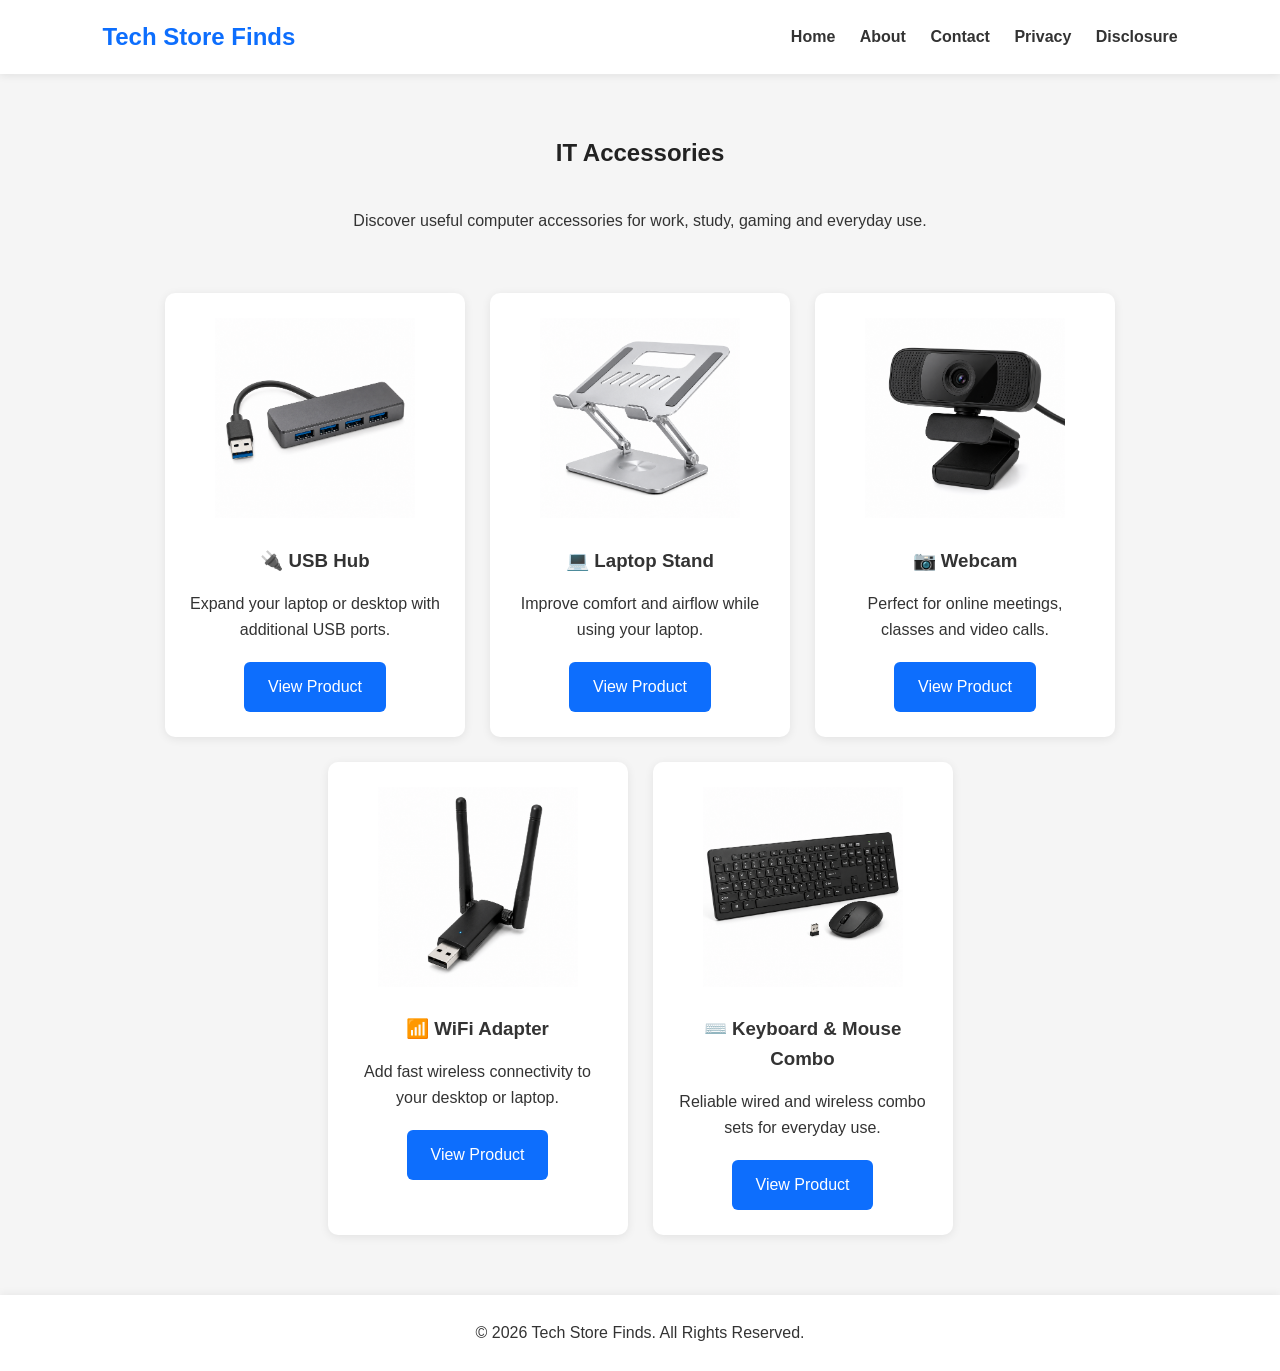
<file: it-accessories.html>
<!DOCTYPE html>
<html lang="en">

<head>

<meta charset="UTF-8">

<meta name="viewport" content="width=device-width, initial-scale=1.0">

<title>IT Accessories | Tech Store Finds</title>

<link rel="stylesheet" href="style.css">

</head>

<body>

<nav>

<div class="logo">
Tech Store Finds
</div>

<div class="menu">
<a href="index.html">Home</a>
<a href="about.html">About</a>
<a href="contact.html">Contact</a>
<a href="privacy.html">Privacy</a>
<a href="disclosure.html">Disclosure</a>
</div>

</nav>

<section>

<h2>IT Accessories</h2>

<p style="text-align:center; max-width:700px; margin:auto;">

Discover useful computer accessories for work,
study, gaming and everyday use.

</p>

</section>

<section>

<div class="category-container">

<div class="card">
<img src="images/products/usb-hub.png" alt="USB Hub">

<h3>🔌 USB Hub</h3>

<p>

Expand your laptop or desktop with additional USB ports.

</p>

<a href="https://www.meesho.com/af_invite/150497955:youtube_long_form:7280003?p_id=805687073&ext_id=dboo4h&utm_source=youtube_long_form" class="btn">

View Product

</a>

</div>

<div class="card">
<img src="images/products/laptop-stand.png" alt="Laptop Stand">

<h3>💻 Laptop Stand</h3>

<p>

Improve comfort and airflow while using your laptop.

</p>

<a href="https://www.meesho.com/af_invite/150497955:youtube_long_form:7279908?p_id=941691465&ext_id=fknps9&utm_source=youtube_long_form" class="btn">

View Product

</a>

</div>

<div class="card">
<img src="images/products/webcam.png" alt="Webcam">

<h3>📷 Webcam</h3>

<p>

Perfect for online meetings, classes and video calls.

</p>

<a href="https://fktr.in/WuRy9Py" class="btn">

View Product

</a>

</div>

<div class="card">
<img src="images/products/wifi-adapter.png" alt="WiFi Adapter">

<h3>📶 WiFi Adapter</h3>

<p>

Add fast wireless connectivity to your desktop or laptop.

</p>

<a href="https://fktr.in/EiyNrrb" class="btn">

View Product

</a>

</div>

<div class="card">
<img src="images/products/keyboard-mouse.png" alt="Keyboard and Mouse Combo">

<h3>⌨️ Keyboard & Mouse Combo</h3>

<p>

Reliable wired and wireless combo sets for everyday use.

</p>

<a href="https://fktr.in/gTqhnl4" class="btn">

View Product

</a>

</div>

</div>

</section>

<footer>

<p>

© 2026 Tech Store Finds. All Rights Reserved.

</p>

</footer>

</body>

</html>
</file>
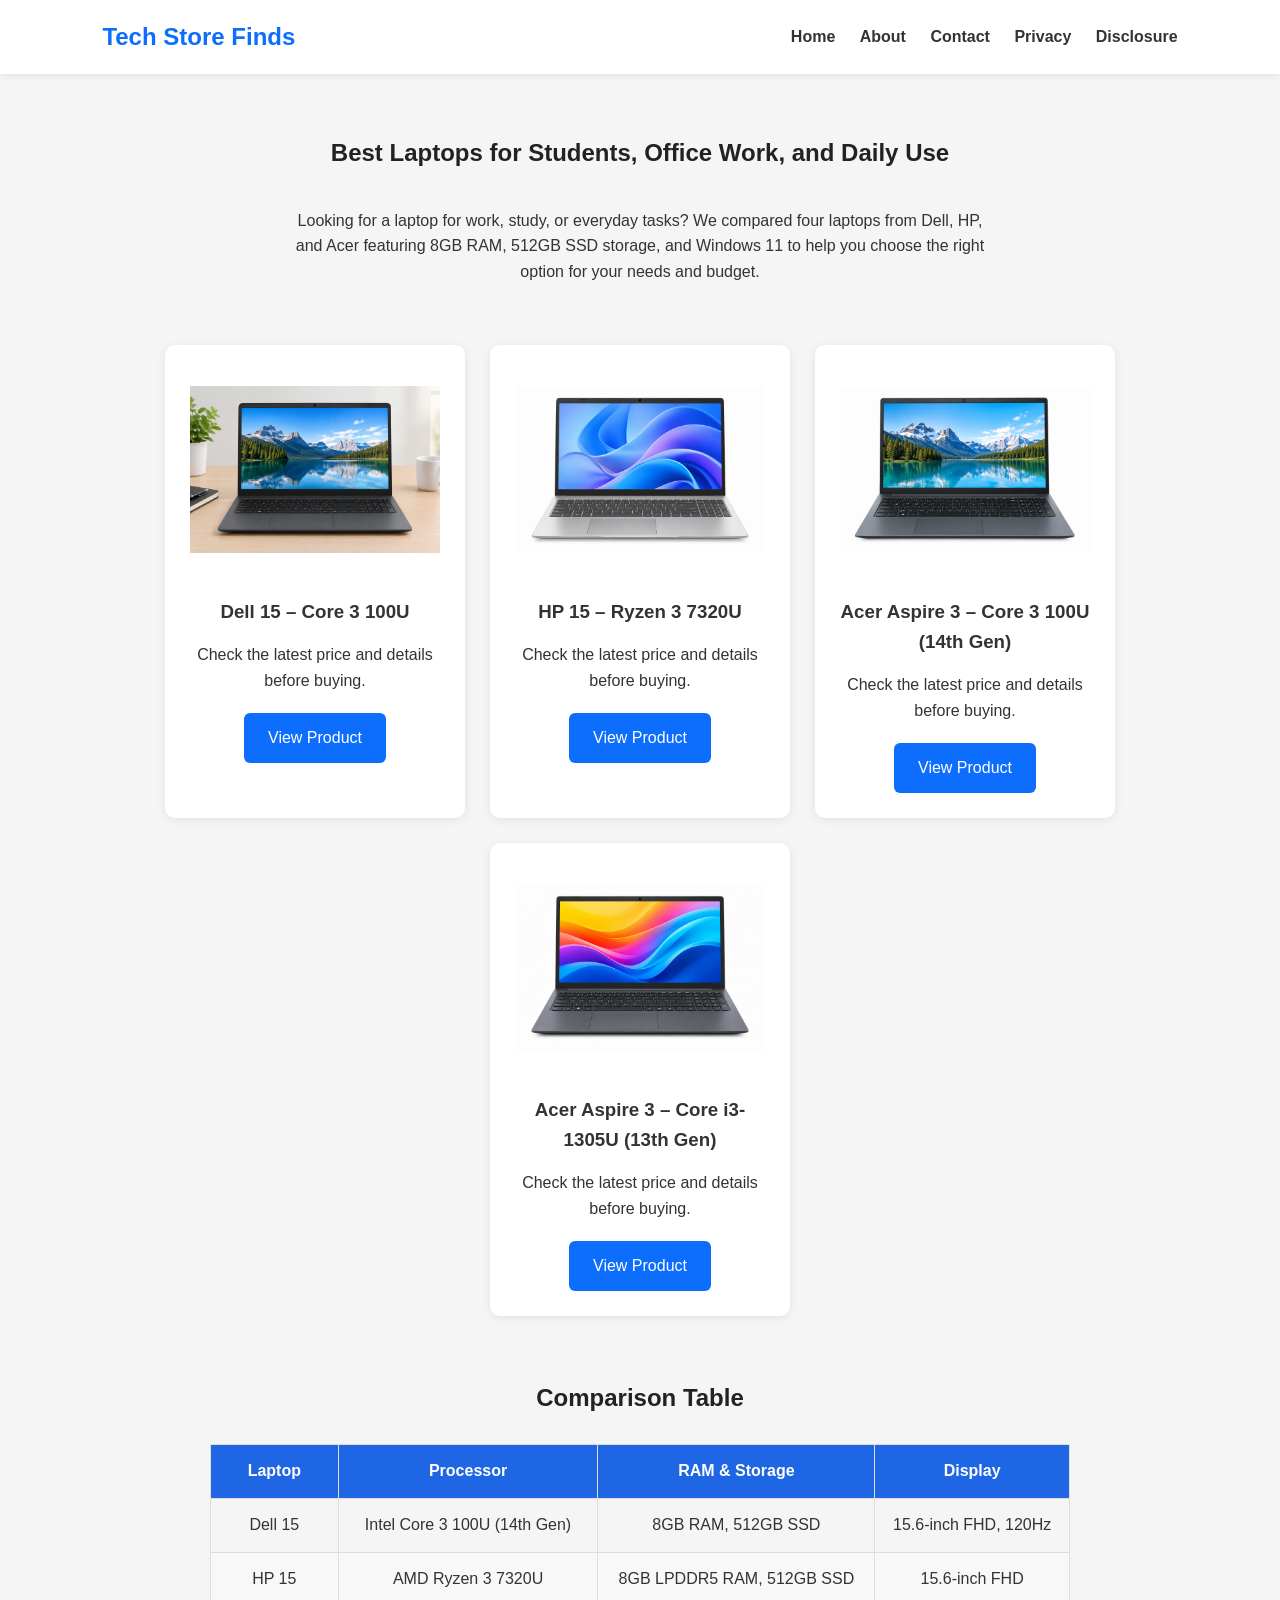
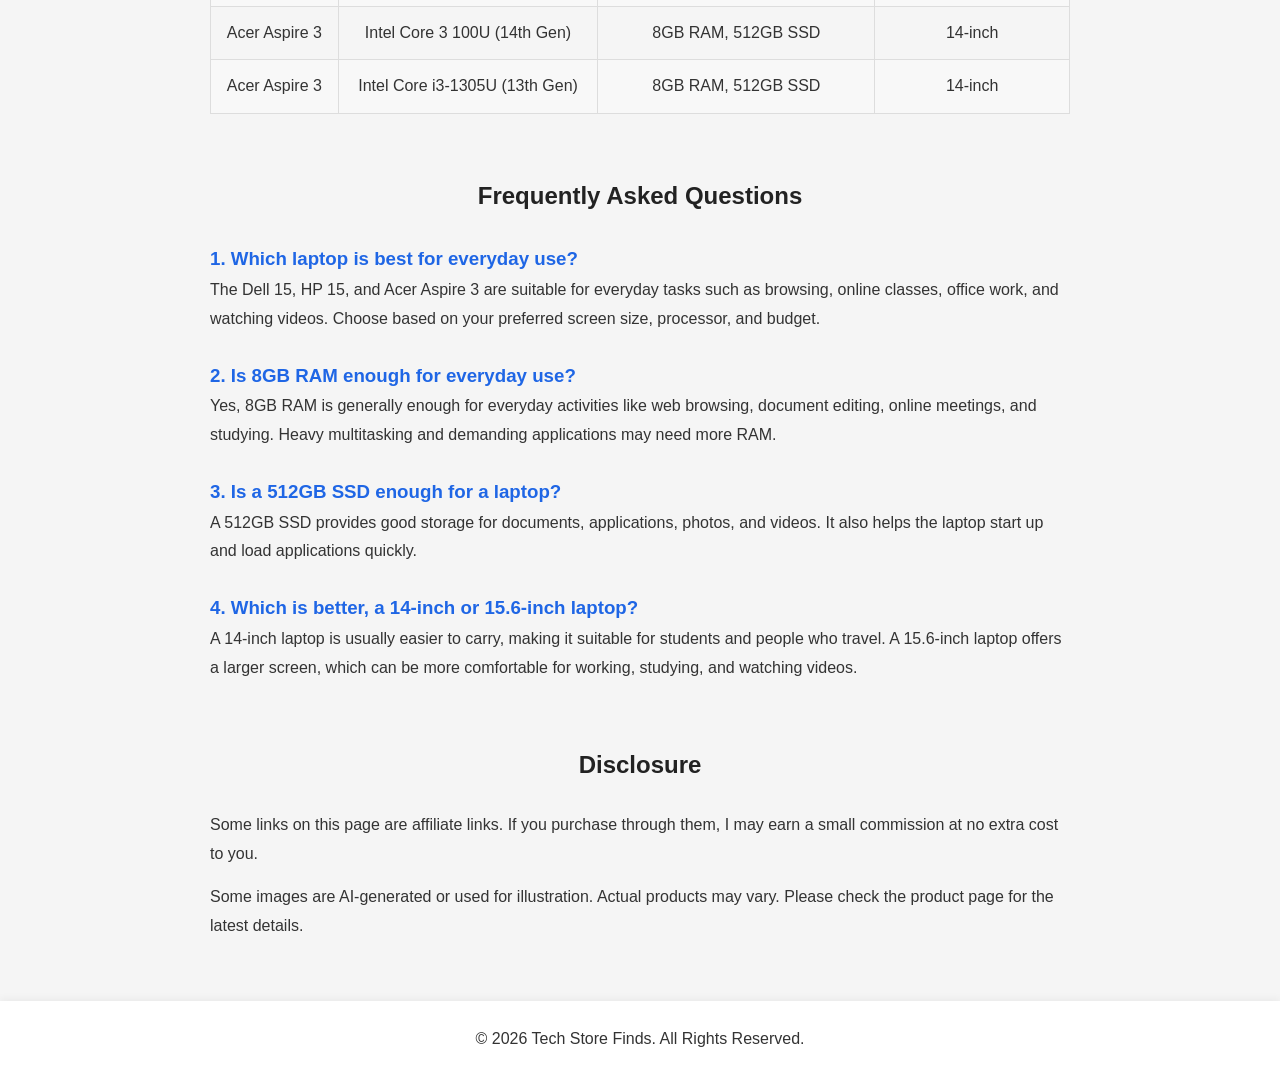
<file: laptops.html>
<!DOCTYPE html>
<html lang="en">

<head>

<meta charset="UTF-8">

<meta name="viewport" content="width=device-width, initial-scale=1.0">

<title>Category Name | Tech Store Finds</title>

<link rel="stylesheet" href="style.css">

</head>

<body>

<nav>

<div class="logo">
Tech Store Finds
</div>

<div class="menu">
<a href="index.html">Home</a>
<a href="about.html">About</a>
<a href="contact.html">Contact</a>
<a href="privacy.html">Privacy</a>
<a href="disclosure.html">Disclosure</a>
</div>

</nav>

<!-- Category Title -->

<section>

<h2>Best Laptops for Students, Office Work, and Daily Use</h2>

<p style="text-align:center; max-width:700px; margin:auto;">

Looking for a laptop for work, study, or everyday tasks? We compared four laptops from Dell, HP, and Acer featuring 8GB RAM, 512GB SSD storage, and Windows 11 to help you choose the right option for your needs and budget.
</p>

</section>

  

<!-- Products -->

<section>

<div class="category-container">

<div class="card">

<img src="images/laptops/1. Dell 15 – Core 3 100U.png" alt="Product 1">

<h3>Dell 15 – Core 3 100U</h3>

<p>

Check the latest price and details before buying.

</p>

<a href="https://link.amazon/B043Dj6Et" class="btn" target="_blank" rel="nofollow sponsored">

View Product

</a>

</div>

<div class="card">

<img src="images/laptops/2. HP 15 – Ryzen 3 7320U.png" alt="Product 2">

<h3>HP 15 – Ryzen 3 7320U</h3>

<p>

Check the latest price and details before buying.

</p>

<a href="https://link.amazon/B05K85dYX" class="btn" target="_blank" rel="nofollow sponsored">

View Product

</a>

</div>

<div class="card">

<img src="images/laptops/3. Acer Aspire 3 – Core 3 100U (14th Gen).png" alt="Product 3">

<h3>Acer Aspire 3 – Core 3 100U (14th Gen)</h3>

<p>

Check the latest price and details before buying.

</p>

<a href="https://fktr.in/3tmA2av" class="btn" target="_blank" rel="nofollow sponsored">

View Product

</a>

</div>

<div class="card">

<img src="images/laptops/4. Acer Aspire 3 – Core i3-1305U (13th Gen).png" alt="Product 4">

<h3>Acer Aspire 3 – Core i3-1305U (13th Gen)</h3>

<p>

Check the latest price and details before buying.

</p>

<a href="https://fktr.in/vrzlaiV" class="btn" target="_blank" rel="nofollow sponsored">

View Product

</a>

</div>

</div>

</section>

  

<!-- Comparison Table -->

<section class="article">

<h2>Comparison Table</h2>

<table class="comparison-table">

<thead>

<tr>
    <th>Laptop</th>
    <th>Processor</th>
    <th>RAM & Storage</th>
    <th>Display</th>
</tr>

</thead>

<tbody>

<tr>
    <td>Dell 15</td>
    <td>Intel Core 3 100U (14th Gen)</td>
    <td>8GB RAM, 512GB SSD</td>
    <td>15.6-inch FHD, 120Hz</td>
</tr>

<tr>
    <td>HP 15</td>
    <td>AMD Ryzen 3 7320U</td>
    <td>8GB LPDDR5 RAM, 512GB SSD</td>
    <td>15.6-inch FHD</td>
</tr>

<tr>
    <td>Acer Aspire 3</td>
    <td>Intel Core 3 100U (14th Gen)</td>
    <td>8GB RAM, 512GB SSD</td>
    <td>14-inch</td>
</tr>

<tr>
    <td>Acer Aspire 3</td>
    <td>Intel Core i3-1305U (13th Gen)</td>
    <td>8GB RAM, 512GB SSD</td>
    <td>14-inch</td>
</tr>


</tbody>

</table>

</section>



<!-- FAQ -->

<section class="article">

<h2>Frequently Asked Questions</h2>

<h3>1. Which laptop is best for everyday use?</h3>

<p>
The Dell 15, HP 15, and Acer Aspire 3 are suitable for everyday tasks such as browsing, online classes, office work, and watching videos. Choose based on your preferred screen size, processor, and budget.
</p>

<h3>2. Is 8GB RAM enough for everyday use?</h3>

<p>
Yes, 8GB RAM is generally enough for everyday activities like web browsing, document editing, online meetings, and studying. Heavy multitasking and demanding applications may need more RAM.
</p>

<h3>3. Is a 512GB SSD enough for a laptop?</h3>

<p>
A 512GB SSD provides good storage for documents, applications, photos, and videos. It also helps the laptop start up and load applications quickly.
</p>

<h3>4. Which is better, a 14-inch or 15.6-inch laptop?</h3>

<p>
A 14-inch laptop is usually easier to carry, making it suitable for students and people who travel. A 15.6-inch laptop offers a larger screen, which can be more comfortable for working, studying, and watching videos.
</p>

</section>



<!-- Disclosure -->

<section class="article">

<h2>Disclosure</h2>

<p>

Some links on this page are affiliate links. If you purchase through them, I may earn a small commission at no extra cost to you.

</p>

<p>

Some images are AI-generated or used for illustration. Actual products may vary. Please check the product page for the latest details.

</p>

</section>

<footer>

<p>

© 2026 Tech Store Finds. All Rights Reserved.

</p>

</footer>

</body>

</html>
</file>
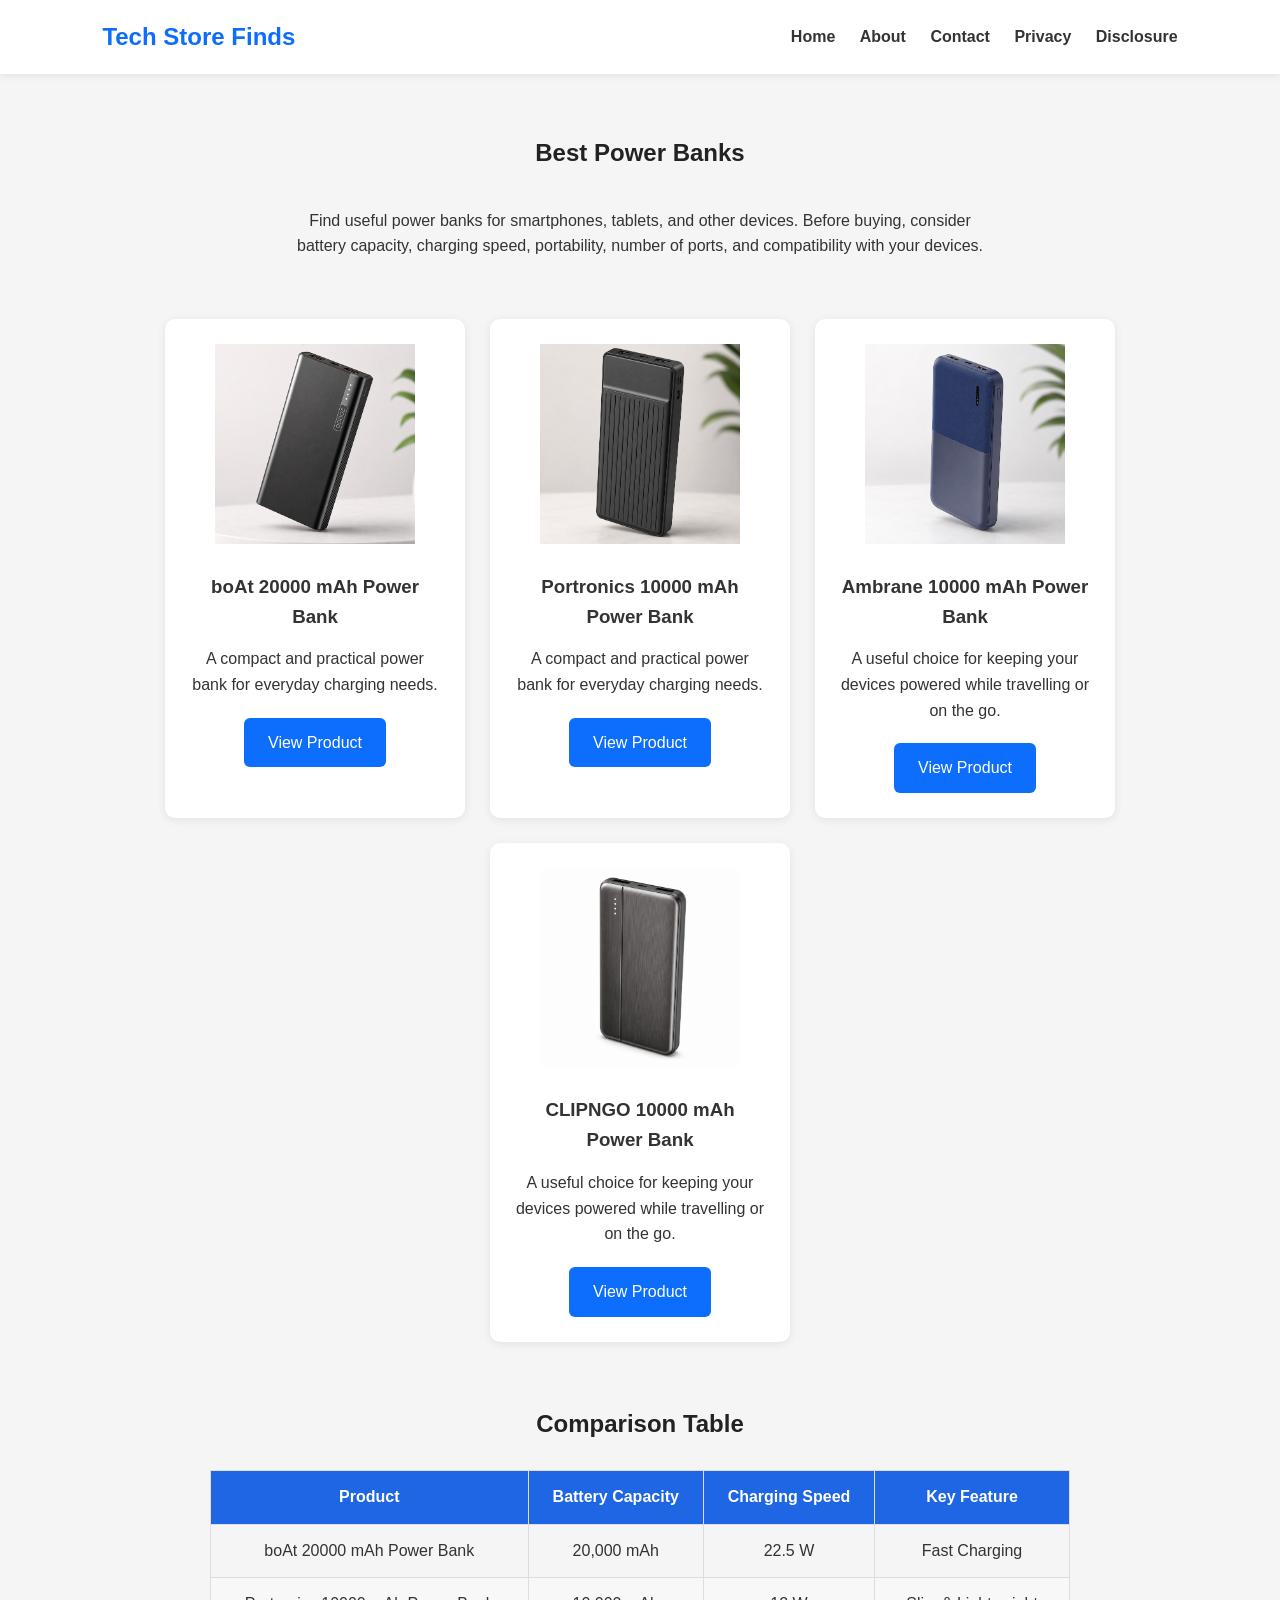
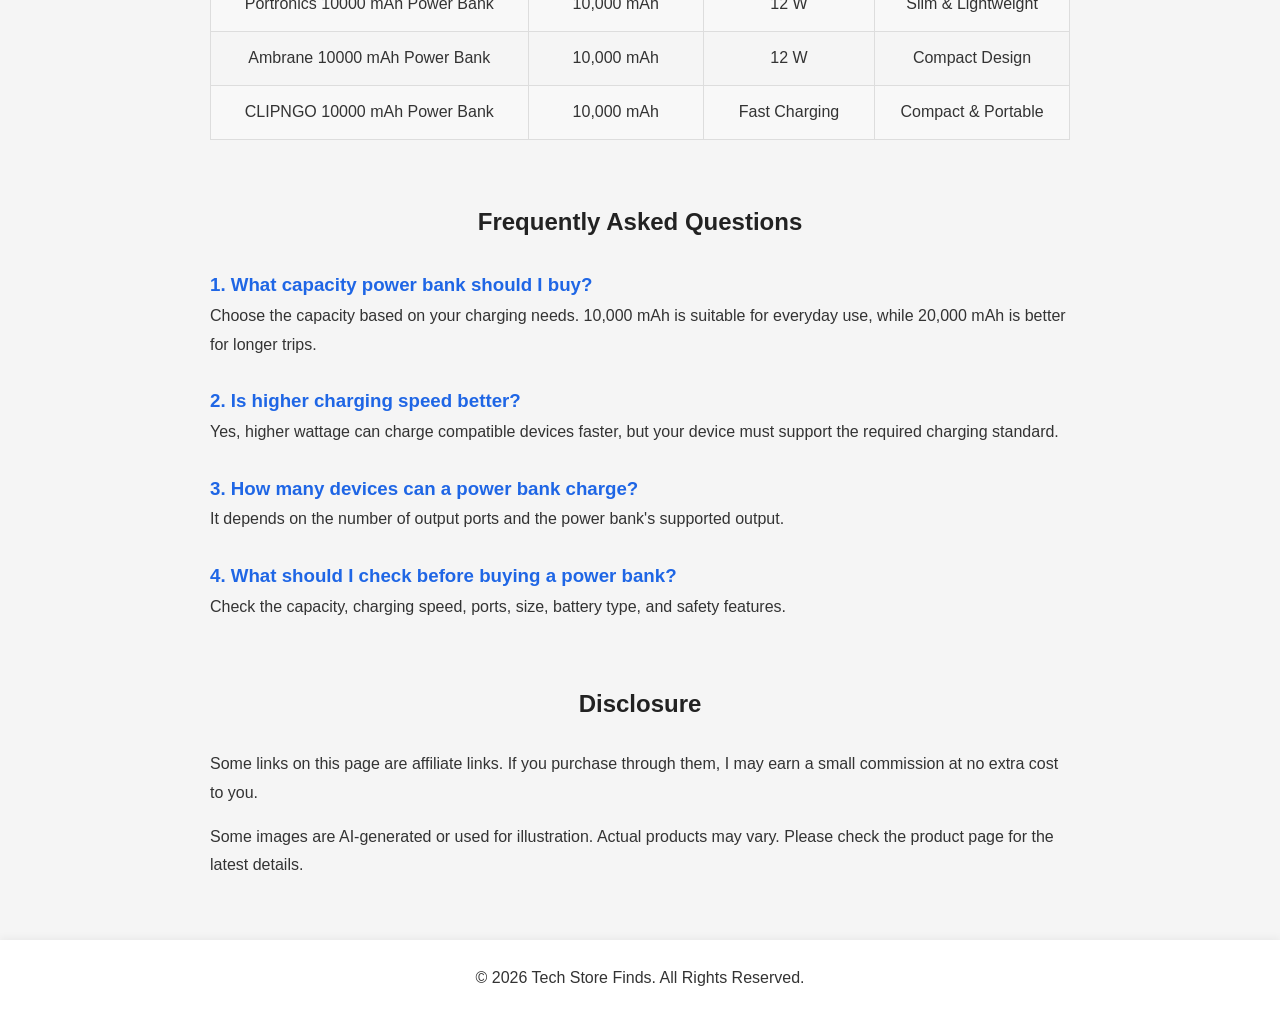
<file: power-banks.html>
<!DOCTYPE html>
<html lang="en">

<head>

<meta charset="UTF-8">

<meta name="viewport" content="width=device-width, initial-scale=1.0">

<title>Category Name | Tech Store Finds</title>

<link rel="stylesheet" href="style.css">

</head>

<body>

<nav>

<div class="logo">
Tech Store Finds
</div>

<div class="menu">
<a href="index.html">Home</a>
<a href="about.html">About</a>
<a href="contact.html">Contact</a>
<a href="privacy.html">Privacy</a>
<a href="disclosure.html">Disclosure</a>
</div>

</nav>

<!-- Category Title -->

<section>

<h2>Best Power Banks</h2>

<p style="text-align:center; max-width:700px; margin:auto;">

Find useful power banks for smartphones, tablets, and other devices. Before buying, consider battery capacity, charging speed, portability, number of ports, and compatibility with your devices.

</p>

</section>

  

<!-- Products -->

<section>

<div class="category-container">

<div class="card">

<img src="images/power-banks/boat.png" alt="Product 1">

<h3>boAt 20000 mAh Power Bank</h3>

<p>

A compact and practical power bank for everyday charging needs.

</p>

<a href="https://fktr.in/K6tiEnJ" class="btn" target="_blank" rel="nofollow sponsored">

View Product

</a>

</div>

<div class="card">

<img src="images/power-banks/portronics.png" alt="Product 2">

<h3>Portronics 10000 mAh Power Bank</h3>

<p>

A compact and practical power bank for everyday charging needs.

</p>

<a href="https://fktr.in/IfKf3EQ" class="btn" target="_blank" rel="nofollow sponsored">

View Product

</a>

</div>

<div class="card">

<img src="images/power-banks/ambrane.png" alt="Product 3">

<h3>Ambrane 10000 mAh Power Bank</h3>

<p>

A useful choice for keeping your devices powered while travelling or on the go.

</p>

<a href="https://fktr.in/Usfer2h" class="btn" target="_blank" rel="nofollow sponsored">

View Product

</a>

</div>

<div class="card">

<img src="images/power-banks/clipngo.png" alt="Product 4">

<h3>CLIPNGO 10000 mAh Power Bank</h3>

<p>

A useful choice for keeping your devices powered while travelling or on the go.

</p>

<a href="https://www.meesho.com/af_invite/150497955:youtube_long_form:8924154?p_id=1004078689&ext_id=glsw2p&utm_source=youtube_long_form" class="btn" target="_blank" rel="nofollow sponsored">

View Product

</a>

</div>

</div>

</section>

  

<!-- Comparison Table -->

<section class="article">

<h2>Comparison Table</h2>

<table class="comparison-table">

<thead>

<tr>

<th>Product</th>
<th>Battery Capacity</th>
<th>Charging Speed</th>
<th>Key Feature</th>

</tr>

</thead>

<tbody>

<tr>

<td>boAt 20000 mAh Power Bank</td>
<td>20,000 mAh</td>
<td>22.5 W</td>
<td>Fast Charging</td>

</tr>

<tr>

<td>Portronics 10000 mAh Power Bank</td>
<td>10,000 mAh</td>
<td>12 W</td>
<td>Slim & Lightweight</td>

</tr>

<tr>

<td>Ambrane 10000 mAh Power Bank</td>
<td>10,000 mAh</td>
<td>12 W</td>
<td>Compact Design</td>

</tr>

<tr>

<td>CLIPNGO 10000 mAh Power Bank</td>
<td>10,000 mAh</td>
<td>Fast Charging</td>
<td>Compact & Portable</td>

</tr>

</tbody>

</table>

</section>



<!-- FAQ -->

<section class="article">

<h2>Frequently Asked Questions</h2>

<h3>1. What capacity power bank should I buy?</h3>

<p>
Choose the capacity based on your charging needs. 10,000 mAh is suitable for everyday use, while 20,000 mAh is better for longer trips.
</p>

<h3>2. Is higher charging speed better?</h3>

<p>
Yes, higher wattage can charge compatible devices faster, but your device must support the required charging standard.
</p>

<h3>3. How many devices can a power bank charge?</h3>

<p>
It depends on the number of output ports and the power bank's supported output.
</p>

<h3>4. What should I check before buying a power bank?</h3>

<p>
Check the capacity, charging speed, ports, size, battery type, and safety features.
</p>

</section>



<!-- Disclosure -->

<section class="article">

<h2>Disclosure</h2>

<p>

Some links on this page are affiliate links. If you purchase through them, I may earn a small commission at no extra cost to you.

</p>

<p>

Some images are AI-generated or used for illustration. Actual products may vary. Please check the product page for the latest details.

</p>

</section>

<footer>

<p>

© 2026 Tech Store Finds. All Rights Reserved.

</p>

</footer>

</body>

</html>
</file>
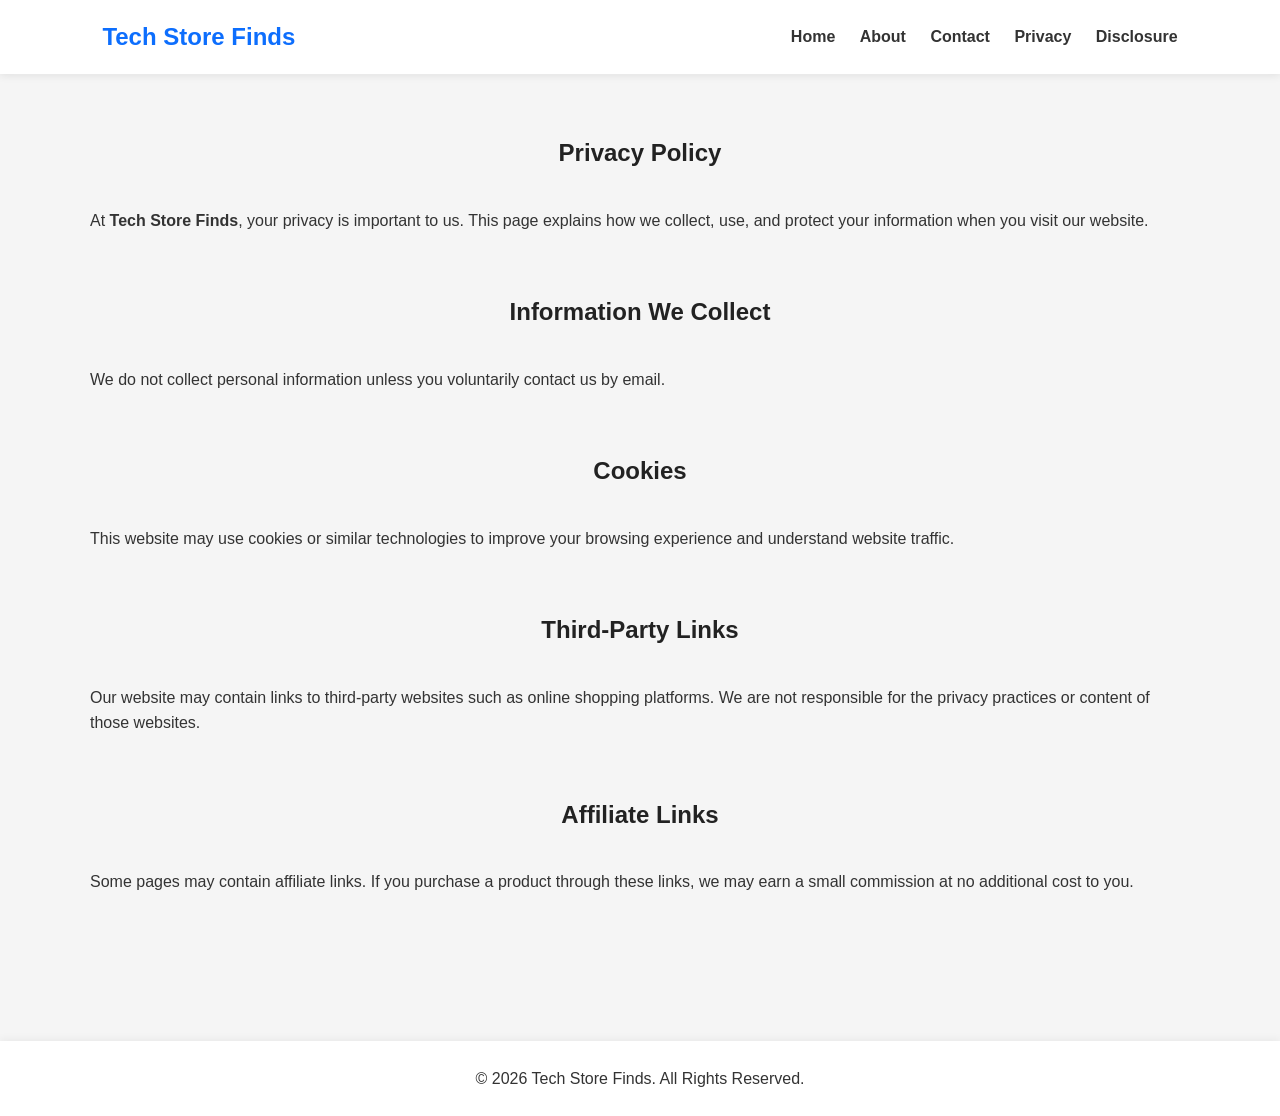
<file: privacy.html>
<!DOCTYPE html>
<html lang="en">

<head>

    <meta charset="UTF-8">

    <meta name="viewport" content="width=device-width, initial-scale=1.0">

    <title>Privacy Policy | Tech Store Finds</title>

    <link rel="stylesheet" href="style.css">

</head>

<body>

    <!-- Navigation -->

    <nav>

        <div class="logo">
            Tech Store Finds
        </div>

        <div class="menu">
            <a href="index.html">Home</a>
            <a href="about.html">About</a>
            <a href="contact.html">Contact</a>
            <a href="privacy.html">Privacy</a>
            <a href="disclosure.html">Disclosure</a>
        </div>

    </nav>

    <!-- Privacy Policy -->

    <section>

        <h2>Privacy Policy</h2>

        <p>

            At <strong>Tech Store Finds</strong>, your privacy is important to us.
            This page explains how we collect, use, and protect your information
            when you visit our website.

        </p>

    </section>

    <section>

        <h2>Information We Collect</h2>

        <p>

            We do not collect personal information unless you voluntarily contact
            us by email.

        </p>

    </section>

    <section>

        <h2>Cookies</h2>

        <p>

            This website may use cookies or similar technologies to improve your
            browsing experience and understand website traffic.

        </p>

    </section>

    <section>

        <h2>Third-Party Links</h2>

        <p>

            Our website may contain links to third-party websites such as online
            shopping platforms. We are not responsible for the privacy practices
            or content of those websites.

        </p>

    </section>

    <section>

        <h2>Affiliate Links</h2>

        <p>

            Some pages may contain affiliate links. If you purchase a product
            through these links, we may earn a small commission at no additional
            cost to you.

        </p>

    </section>

    <section>


        <br>

    </section>

    <!-- Footer -->

    <footer>

        <p>

            © 2026 Tech Store Finds. All Rights Reserved.

        </p>

    </footer>

</body>

</html>
</file>
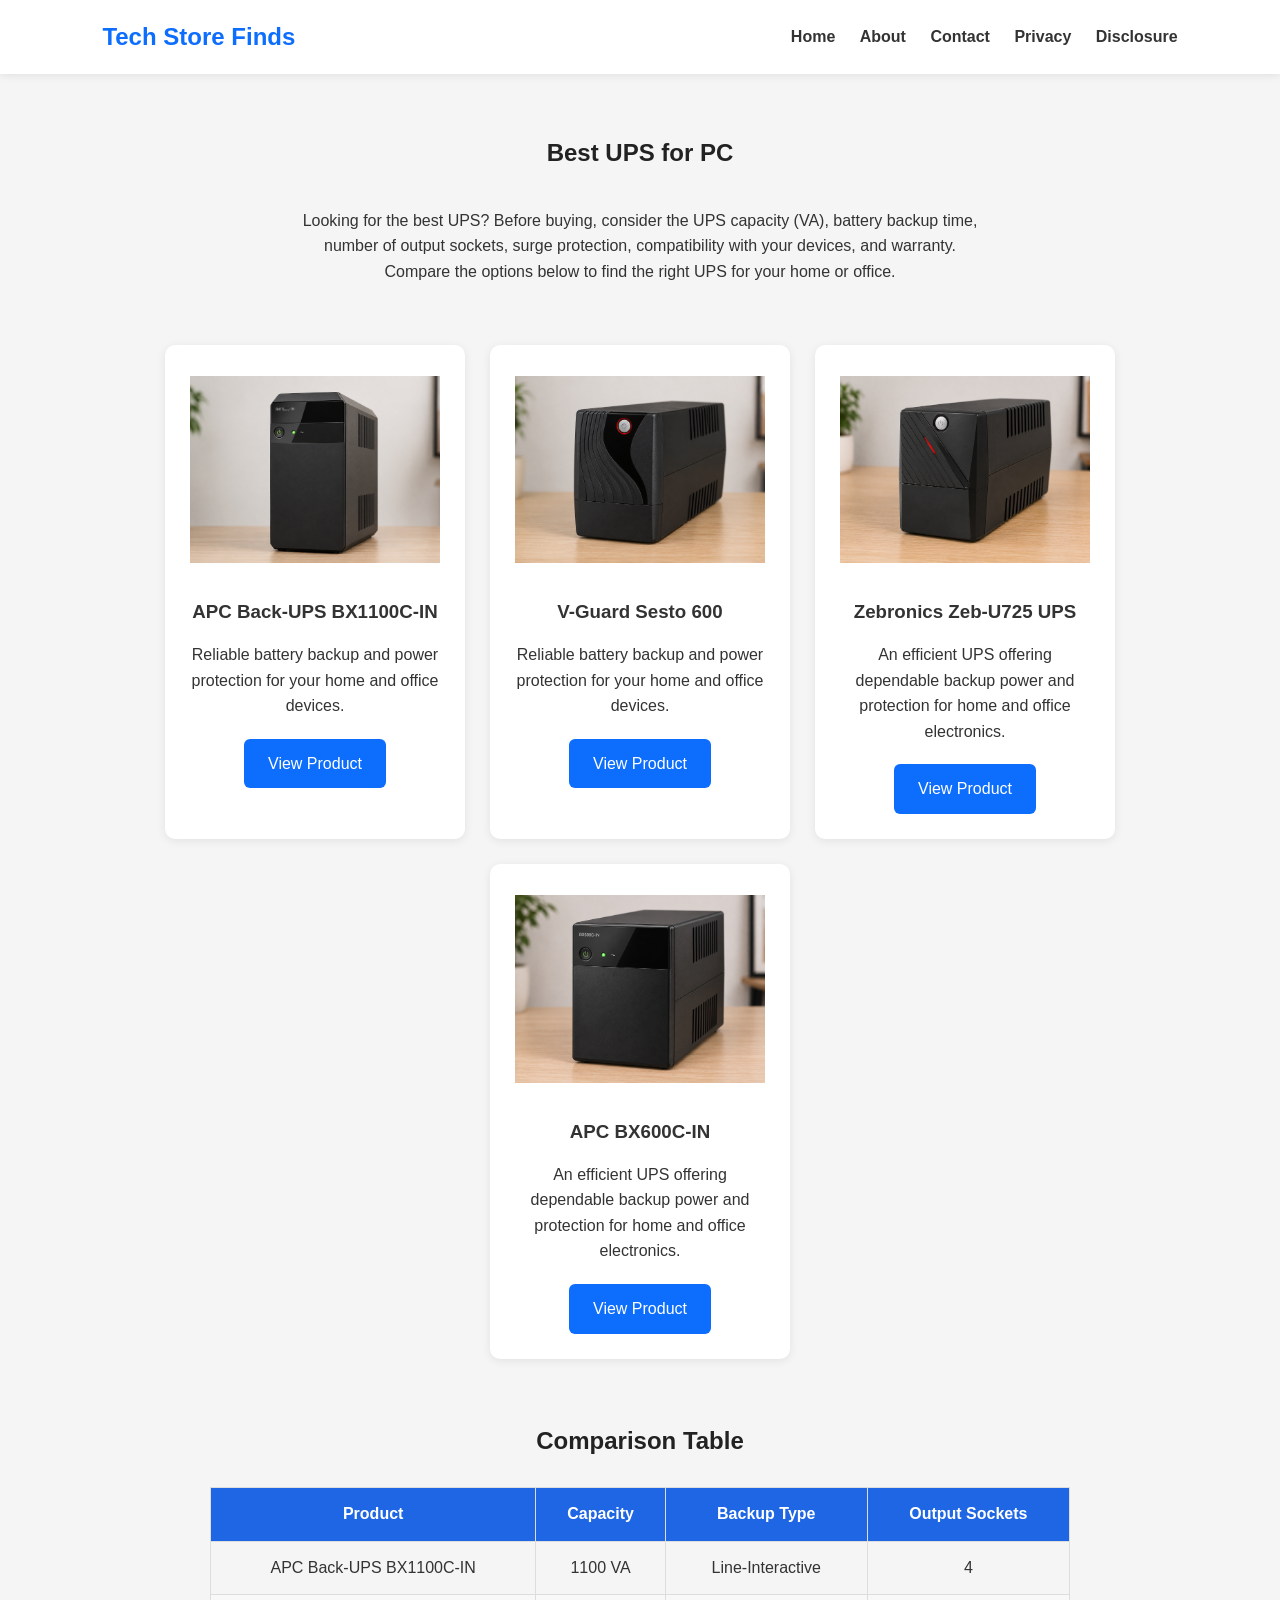
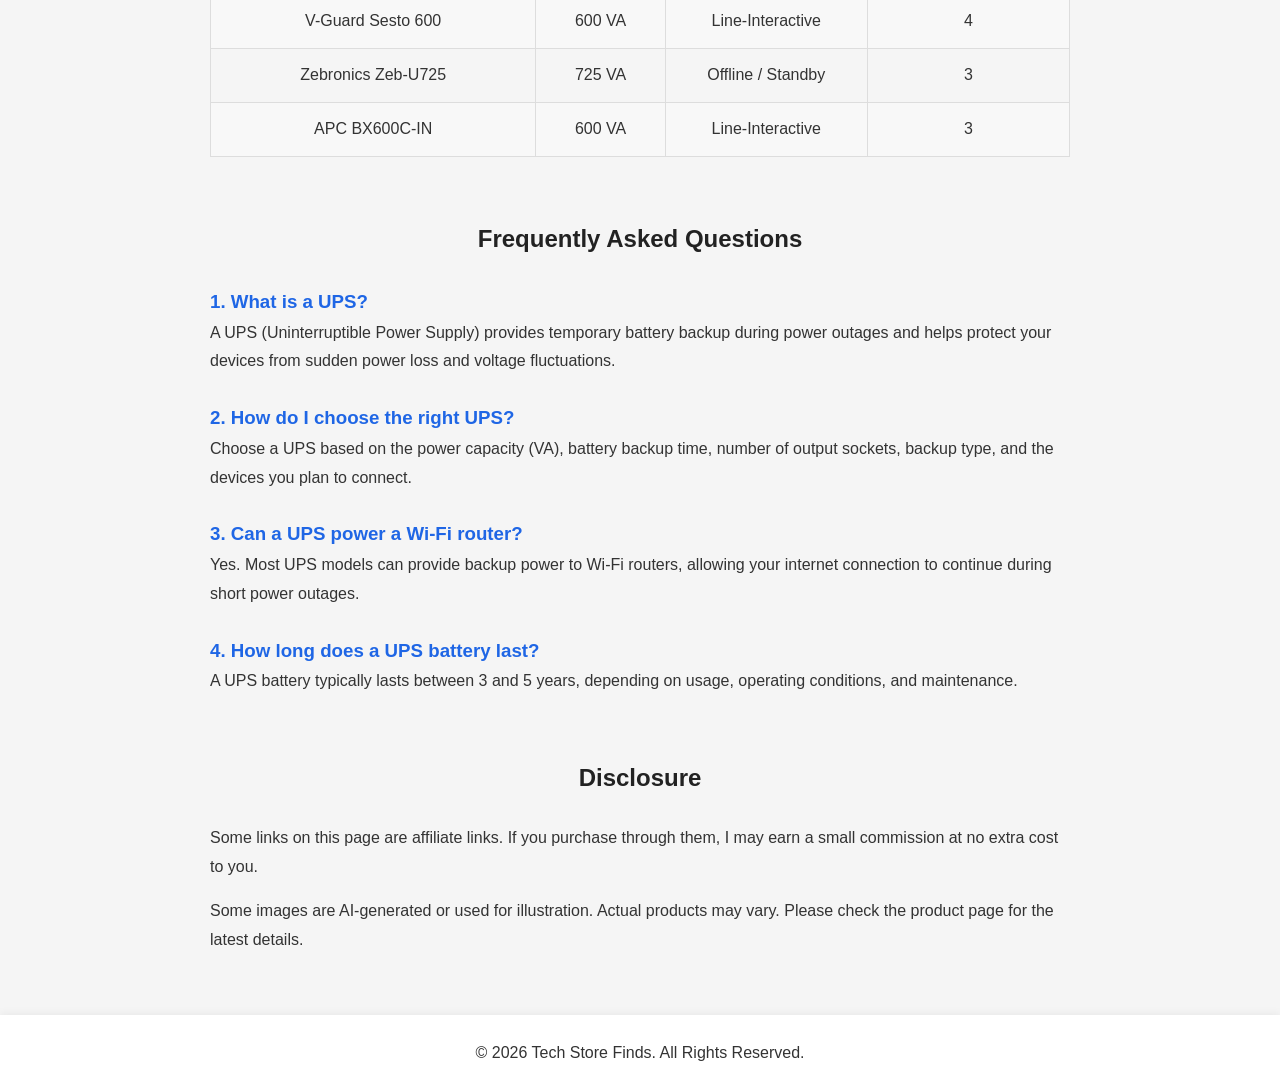
<file: table-lamps.html>
<!DOCTYPE html>
<html lang="en">

<head>

<meta charset="UTF-8">

<meta name="viewport" content="width=device-width, initial-scale=1.0">

<title>Category Name | Tech Store Finds</title>

<link rel="stylesheet" href="style.css">

</head>

<body>

<nav>

<div class="logo">
Tech Store Finds
</div>

<div class="menu">
<a href="index.html">Home</a>
<a href="about.html">About</a>
<a href="contact.html">Contact</a>
<a href="privacy.html">Privacy</a>
<a href="disclosure.html">Disclosure</a>
</div>

</nav>

<!-- Category Title -->

<section>

<h2>Best UPS for PC</h2>

<p style="text-align:center; max-width:700px; margin:auto;">

Looking for the best UPS? Before buying, consider the UPS capacity (VA), battery backup time, number of output sockets, surge protection, compatibility with your devices, and warranty. Compare the options below to find the right UPS for your home or office.

</p>

</section>

  

<!-- Products -->

<section>

<div class="category-container">

<div class="card">

<img src="images/UPS/1apcbx1100.png" alt="Product 1">

<h3>APC Back-UPS BX1100C-IN</h3>

<p>

Reliable battery backup and power protection for your home and office devices.

</p>

<a href="https://fktr.in/dGuC6i3" class="btn" target="_blank" rel="nofollow sponsored">

View Product

</a>

</div>

<div class="card">

<img src="images/UPS/2vguard sesto 600.png" alt="Product 2">

<h3>V-Guard Sesto 600</h3>

<p>

Reliable battery backup and power protection for your home and office devices.

</p>

<a href="https://fktr.in/3aNRjY4" class="btn" target="_blank" rel="nofollow sponsored">

View Product

</a>

</div>

<div class="card">

<img src="images/UPS/3zebronics zeb u725.png" alt="Product 3">

<h3>Zebronics Zeb-U725 UPS</h3>

<p>

An efficient UPS offering dependable backup power and protection for home and office electronics.

</p>

<a href="https://fktr.in/RdDC5qM" class="btn" target="_blank" rel="nofollow sponsored">

View Product

</a>

</div>

<div class="card">

<img src="images/UPS/4apc bx600c.png" alt="Product 4">

<h3>APC BX600C-IN</h3>

<p>

An efficient UPS offering dependable backup power and protection for home and office electronics.

</p>

<a href="https://fktr.in/7Y8g68g" class="btn" target="_blank" rel="nofollow sponsored">

View Product

</a>

</div>

</div>

</section>

  

<!-- Comparison Table -->

<section class="article">

<h2>Comparison Table</h2>

<table class="comparison-table">

<thead>

<tr>

<th>Product</th>
<th>Capacity</th>
<th>Backup Type</th>
<th>Output Sockets</th>

</tr>

</thead>

<tbody>

<tr>

<td>APC Back-UPS BX1100C-IN</td>
<td>1100 VA</td>
<td>Line-Interactive</td>
<td>4</td>

</tr>

<tr>

<td>V-Guard Sesto 600</td>
<td>600 VA</td>
<td>Line-Interactive</td>
<td>4</td>

</tr>

<tr>

<td>Zebronics Zeb-U725</td>
<td>725 VA</td>
<td>Offline / Standby</td>
<td>3</td>

</tr>

<tr>

<td>APC BX600C-IN</td>
<td>600 VA</td>
<td>Line-Interactive</td>
<td>3</td>

</tr>

</tbody>

</table>

</section>



<!-- FAQ -->

<section class="article">

<h2>Frequently Asked Questions</h2>

<h3>1. What is a UPS?</h3>

<p>
A UPS (Uninterruptible Power Supply) provides temporary battery backup during power outages and helps protect your devices from sudden power loss and voltage fluctuations.
</p>

<h3>2. How do I choose the right UPS?</h3>

<p>
Choose a UPS based on the power capacity (VA), battery backup time, number of output sockets, backup type, and the devices you plan to connect.
</p>

<h3>3. Can a UPS power a Wi-Fi router?</h3>

<p>
Yes. Most UPS models can provide backup power to Wi-Fi routers, allowing your internet connection to continue during short power outages.
</p>

<h3>4. How long does a UPS battery last?</h3>

<p>
A UPS battery typically lasts between 3 and 5 years, depending on usage, operating conditions, and maintenance.
</p>

</section>



<!-- Disclosure -->

<section class="article">

<h2>Disclosure</h2>

<p>

Some links on this page are affiliate links. If you purchase through them, I may earn a small commission at no extra cost to you.

</p>

<p>

Some images are AI-generated or used for illustration. Actual products may vary. Please check the product page for the latest details.

</p>

</section>

<footer>

<p>

© 2026 Tech Store Finds. All Rights Reserved.

</p>

</footer>

</body>

</html>
</file>
<file: style.css>
/* -------------------------
   General
------------------------- */

*{
    margin:0;
    padding:0;
    box-sizing:border-box;
}

body{

    font-family:Arial, Helvetica, sans-serif;

    background:#f5f5f5;

    color:#333;

    line-height:1.6;

}

/* -------------------------
   Navigation
------------------------- */

nav{

    background:#ffffff;

    display:flex;

    justify-content:space-between;

    align-items:center;

    padding:18px 8%;

    box-shadow:0 2px 8px rgba(0,0,0,0.08);

}

.logo{

    font-size:24px;

    font-weight:bold;

    color:#0d6efd;

}

.menu a{

    text-decoration:none;

    color:#333;

    margin-left:20px;

    font-weight:bold;

}

.menu a:hover{

    color:#0d6efd;

}

/* -------------------------
   Hero Section
------------------------- */

.hero{

    text-align:center;

    padding:70px 20px;

}

.hero h1{

    font-size:42px;

    margin-bottom:20px;

    color:#0d6efd;

}

.hero p{

    max-width:700px;

    margin:auto;

    margin-bottom:30px;

    font-size:18px;

}

/* -------------------------
   Button
------------------------- */

.btn{

    display:inline-block;

    background:#0d6efd;

    color:white;

    text-decoration:none;

    padding:12px 24px;

    border-radius:6px;

    transition:0.3s;

}

.btn:hover{

    background:#084298;

}

/* -------------------------
   Sections
------------------------- */

section{

    width:90%;

    max-width:1100px;

    margin:60px auto;

}

section h2{

    text-align:center;

    margin-bottom:35px;

    color:#222;

}

/* -------------------------
   Category Cards
------------------------- */

.category-container{

    display:flex;

    flex-wrap:wrap;

    gap:25px;

    justify-content:center;

}

.card{

    background:white;

    width:300px;

    padding:25px;

    border-radius:10px;

    box-shadow:0 2px 10px rgba(0,0,0,0.08);

    text-align:center;

}

.card h3{

    margin-bottom:15px;

}

.card p{

    margin-bottom:20px;

}

/* -------------------------
   List
------------------------- */

ul{

    max-width:700px;

    margin:auto;

}

ul li{

    margin-bottom:12px;

}

/* -------------------------
   Footer
------------------------- */

footer{

    background:#ffffff;

    text-align:center;

    padding:25px;

    margin-top:60px;

    box-shadow:0 -2px 8px rgba(0,0,0,0.05);

}

/* -------------------------
   Mobile
------------------------- */

@media(max-width:768px){

    nav{

        flex-direction:column;

        align-items:center;

        gap:15px;

        padding:15px;

    }

    .logo{

        font-size:28px;

    }

    .menu{

        display:flex;

        flex-wrap:wrap;

        justify-content:center;

        gap:15px;

    }

    .menu a{

        margin:0;

        font-size:15px;

    }

    .hero h1{

        font-size:32px;

    }

    .hero p{

        font-size:16px;

    }

    .card{

        width:100%;

    }

}
.card img{

    width:100%;

    height:200px;

    object-fit:contain;

    margin-bottom:20px;

}

/* Article Section */

.article{
max-width:900px;
margin:60px auto;
padding:0 20px;
line-height:1.8;
}

.article h2{
text-align:center;
margin-bottom:25px;
}

.article h3{
margin-top:25px;
color:#1f66e5;
}

.article p{
text-align:left;
margin-bottom:15px;
}

/* Comparison Table */

.comparison-table{
width:100%;
border-collapse:collapse;
margin-top:20px;
}

.comparison-table th,
.comparison-table td{
border:1px solid #ddd;
padding:12px;
text-align:center;
}

.comparison-table th{
background:#1f66e5;
color:white;
}

.comparison-table tr:nth-child(even){
background:#f8f8f8;
}

@media (max-width:768px){

.comparison-table{
display:block;
overflow-x:auto;
}

}
</file>
